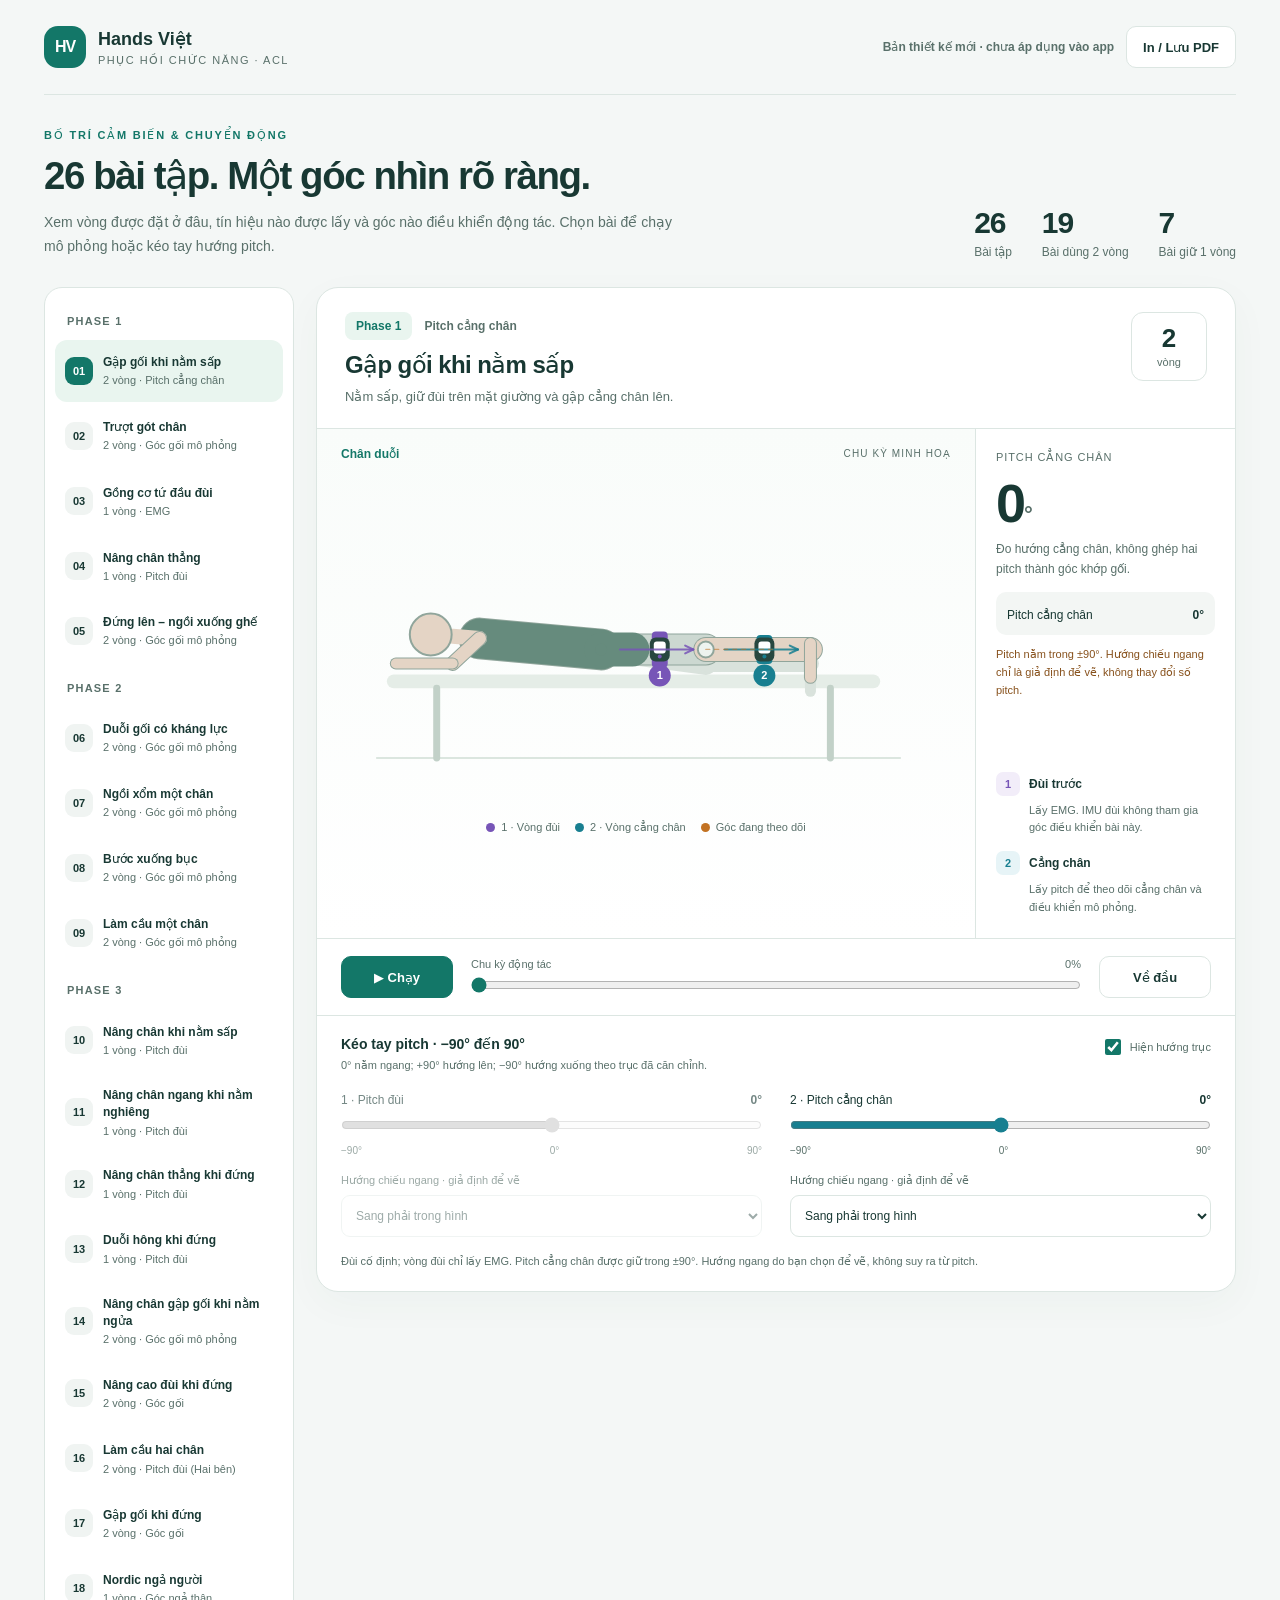
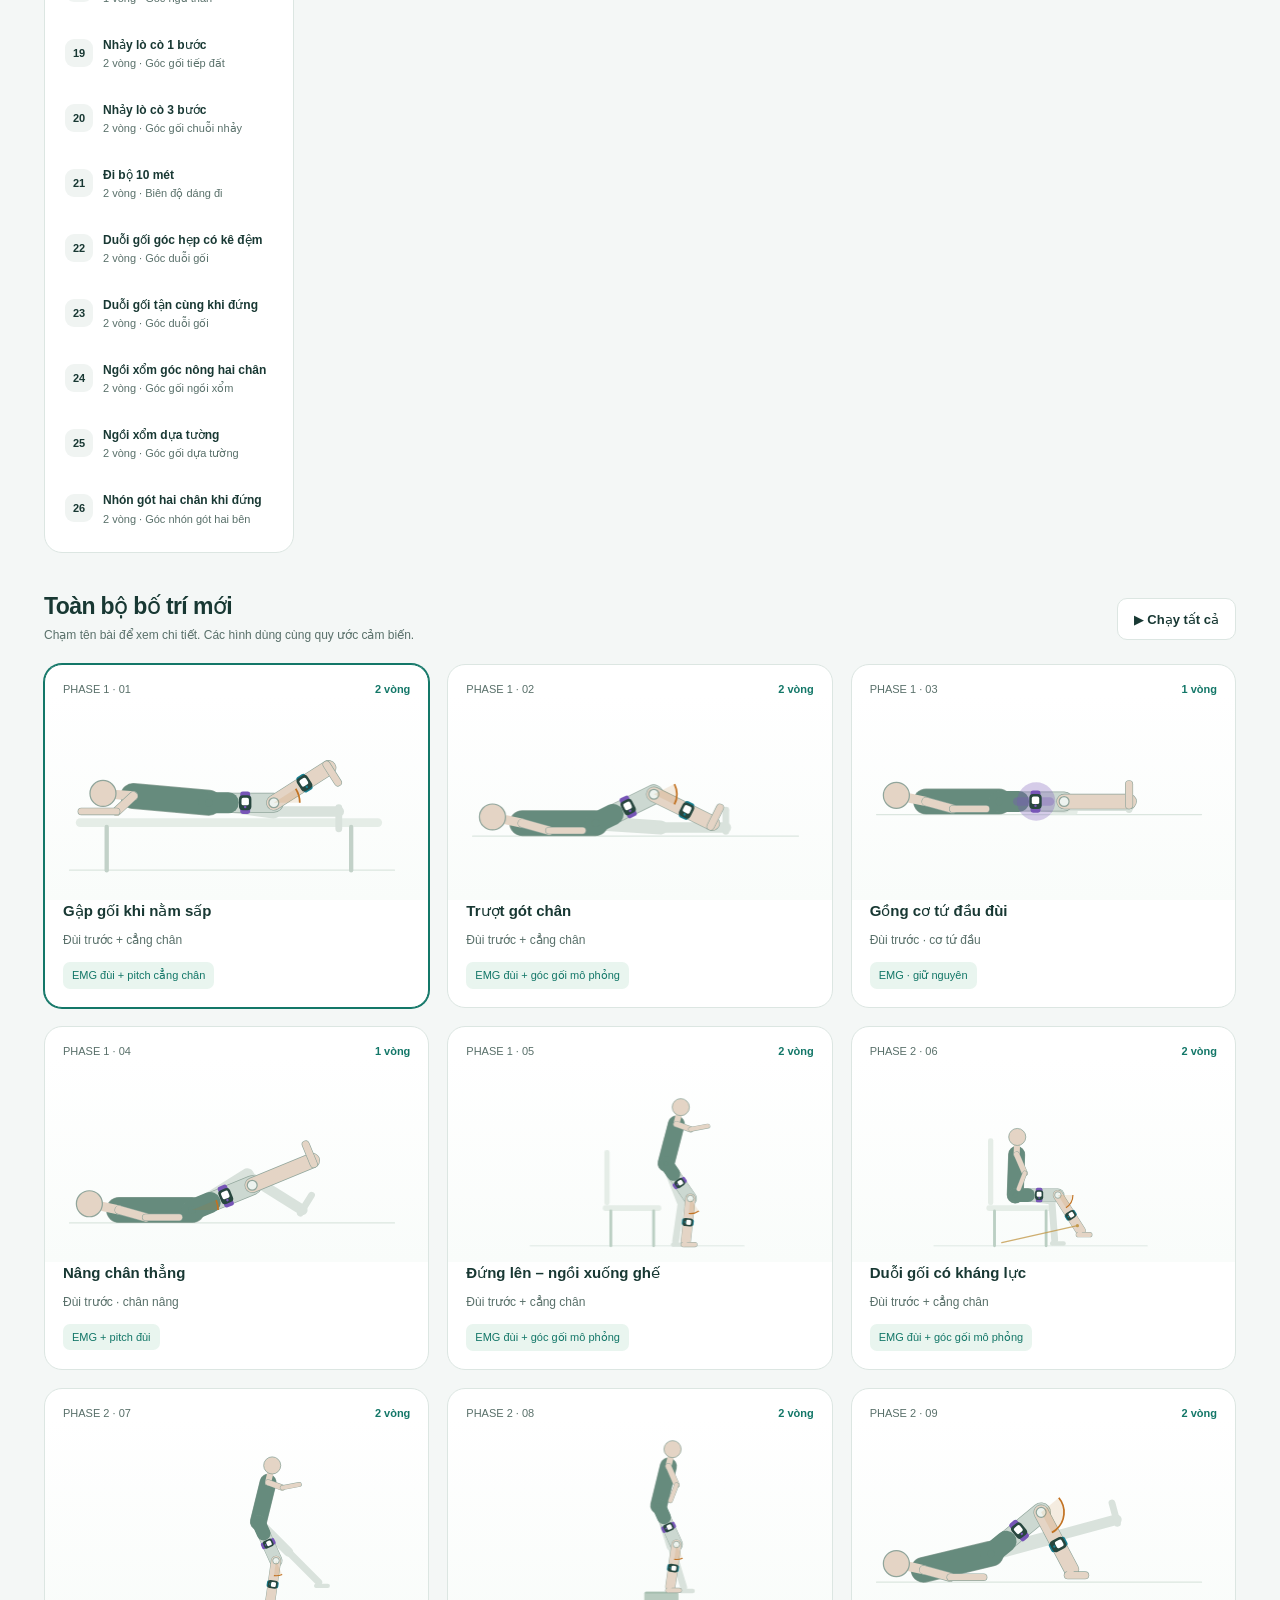
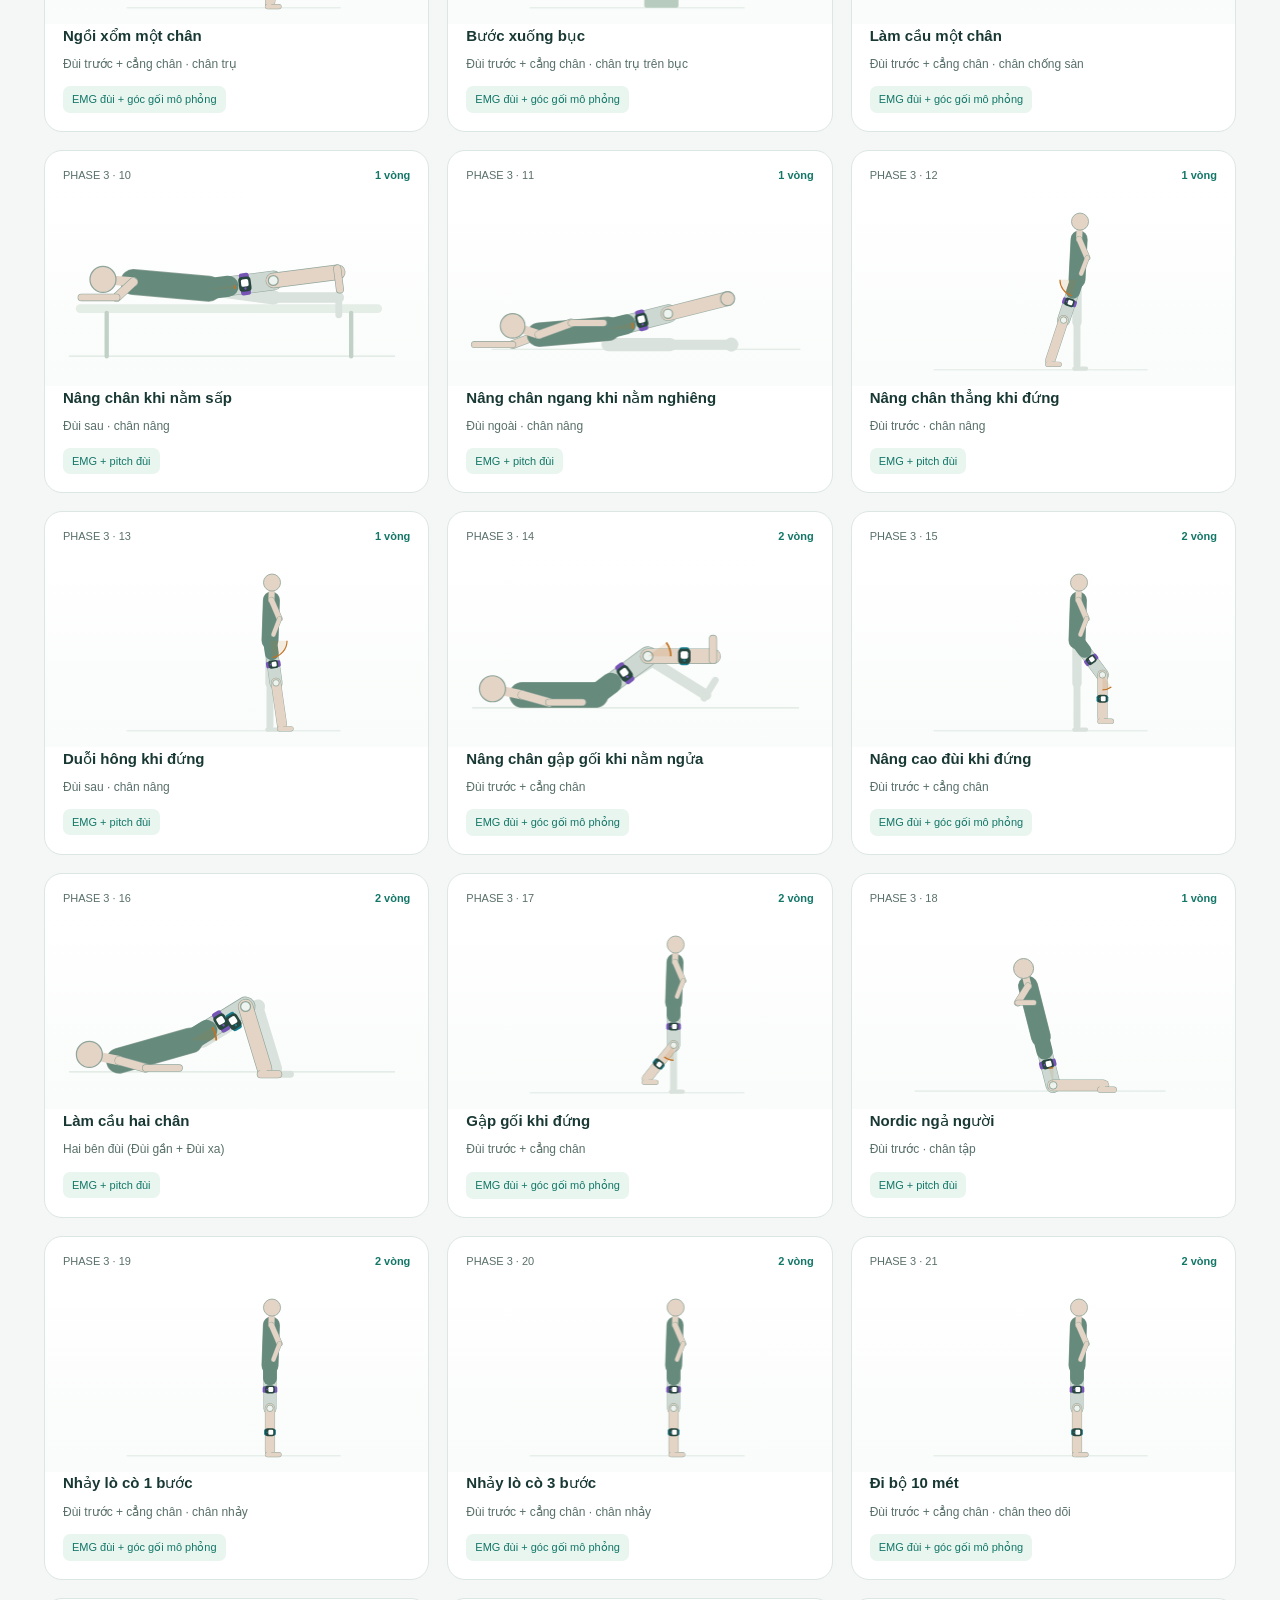
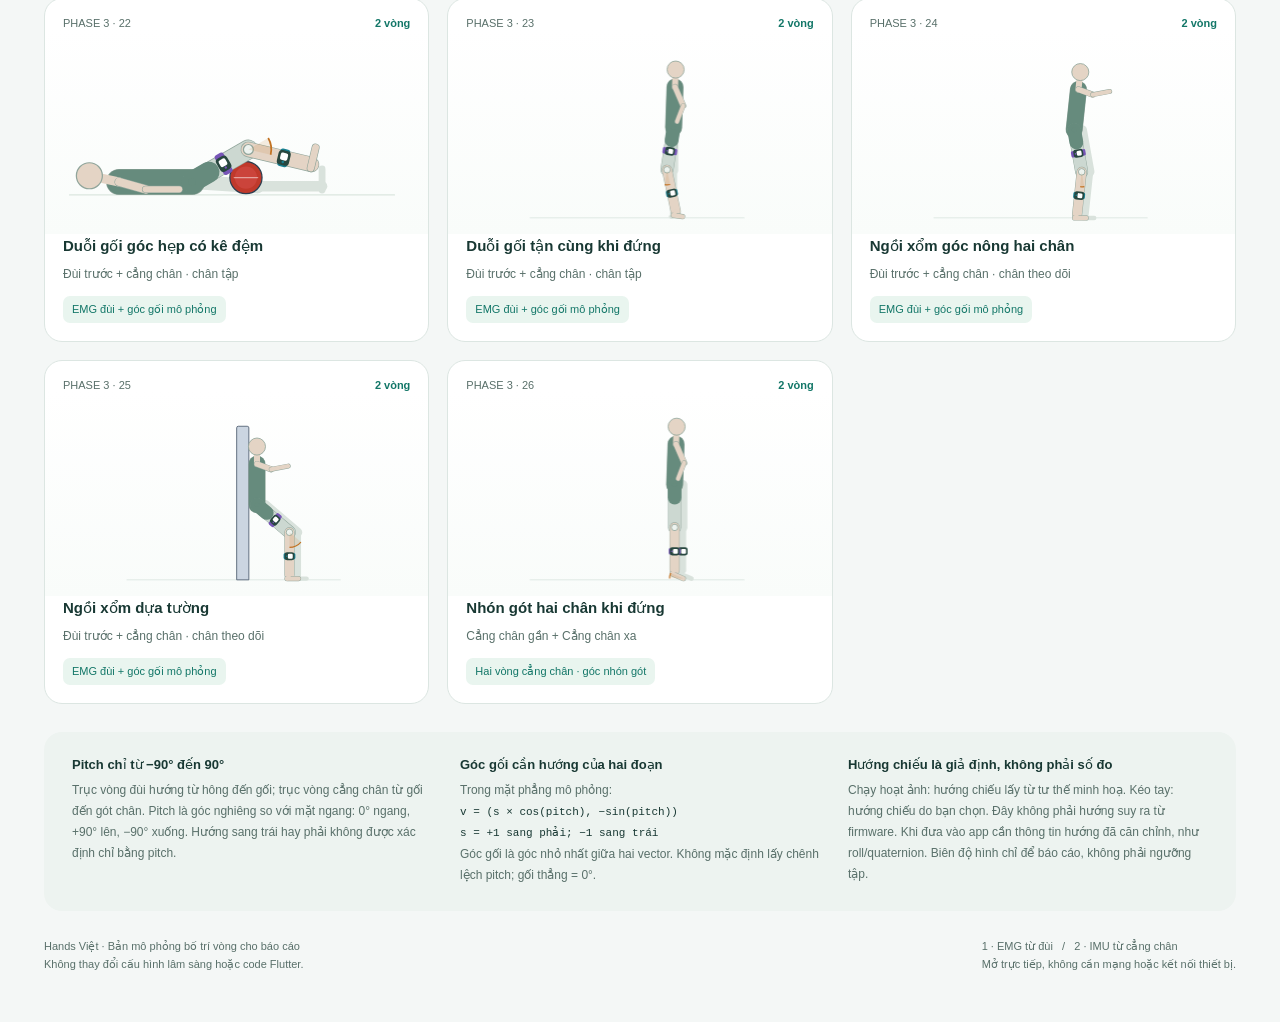
<file: public/assets/aistudio/hands-viet-exercise-simulator_c27664f1.html>
<!doctype html>
<html lang="vi">
<head>
  <meta charset="utf-8">
  <meta name="viewport" content="width=device-width, initial-scale=1">
  <meta name="color-scheme" content="light">
  <title>Hands Việt · Mô phỏng 18 bài tập & vị trí vòng</title>
  <style>
    :root {
      --paper: #f4f7f6; --surface: #fff; --ink: #183833; --subtle: #59706a;
      --line: #dce6e2; --teal: #137768; --teal-light: #e9f5ef;
      --thigh: #7755b7; --thigh-light: #f2edf9; --shank: #187f90; --shank-light: #e7f4f7;
      --angle: #c27222; --angle-light: #fff3e5; --shadow: 0 12px 40px #214b3e09;
      font-family: -apple-system, BlinkMacSystemFont, "Segoe UI", Arial, sans-serif;
      color: var(--ink); background: var(--paper); font-synthesis: none;
    }
    * { box-sizing: border-box; }
    body { margin: 0; }
    button, input, select { font: inherit; }
    button { cursor: pointer; }
    button:focus-visible, a:focus-visible, input:focus-visible { outline: 3px solid #137768; outline-offset: 4px; }
    button:disabled { cursor: default; opacity: .55; }
    h1, h2, h3, p { margin: 0; }
    .page { max-width: 1500px; margin: auto; padding: 0 44px 48px; }
    .topbar { display: flex; justify-content: space-between; align-items: center; gap: 20px; padding: 26px 0; border-bottom: 1px solid var(--line); }
    .brand { display: flex; align-items: center; gap: 12px; }
    .brand-mark { width: 42px; height: 42px; border-radius: 14px; background: var(--teal); color: white; display: grid; place-items: center; font-weight: 700; letter-spacing: -1px; }
    .brand-name { font-size: 18px; font-weight: 700; }
    .brand-sub { font-size: 11px; letter-spacing: 1.5px; color: var(--subtle); margin-top: 4px; }
    .top-actions, .heading-meta, .legend, .button-row, .section-top { display: flex; align-items: center; gap: 12px; flex-wrap: wrap; }
    .tag { display: inline-flex; align-items: center; gap: 6px; padding: 7px 11px; border-radius: 8px; font-size: 12px; font-weight: 600; background: var(--teal-light); color: var(--teal); }
    .tag.proposal { background: transparent; color: var(--subtle); padding: 0; }
    .button { background: var(--surface); color: var(--ink); border: 1px solid var(--line); border-radius: 10px; min-height: 42px; padding: 10px 16px; font-weight: 600; font-size: 13px; }
    .button:hover { background: #eef4f1; }
    .button.primary { background: var(--teal); border-color: var(--teal); color: white; }
    .button.primary:hover { background: #0d6256; }
    .intro { padding: 34px 0 28px; display: flex; justify-content: space-between; align-items: flex-end; gap: 24px; }
    .eyebrow { color: var(--teal); font-size: 11px; letter-spacing: 1.8px; font-weight: 700; text-transform: uppercase; margin-bottom: 12px; }
    h1 { font-size: clamp(28px, 3vw, 42px); line-height: 1.15; letter-spacing: -1.4px; font-weight: 650; }
    .intro p { color: var(--subtle); max-width: 650px; font-size: 14px; line-height: 1.7; margin-top: 13px; }
    .counts { display: flex; gap: 30px; flex-shrink: 0; }
    .count strong { display: block; font-size: 30px; font-weight: 600; letter-spacing: -1px; }
    .count span { display: block; color: var(--subtle); font-size: 12px; margin-top: 5px; }
    .workspace { display: grid; grid-template-columns: 250px minmax(0, 1fr); gap: 22px; align-items: start; }
    .exercise-nav { padding: 10px; border-radius: 18px; background: var(--surface); border: 1px solid var(--line); }
    .nav-phase { padding: 17px 12px 10px; color: var(--subtle); font-size: 11px; letter-spacing: 1.2px; font-weight: 700; text-transform: uppercase; }
    .exercise-button { width: 100%; display: flex; align-items: center; gap: 10px; padding: 13px 10px; min-height: 62px; text-align: left; border: 0; border-radius: 12px; background: transparent; color: var(--ink); margin: 3px 0; }
    .exercise-button:hover { background: #f2f7f4; }
    .exercise-button[aria-pressed="true"] { background: var(--teal-light); }
    .nav-number { width: 28px; height: 28px; display: grid; place-items: center; background: #f0f4f2; border-radius: 9px; font-size: 11px; font-weight: 600; flex-shrink: 0; }
    .exercise-button[aria-pressed="true"] .nav-number { background: var(--teal); color: white; }
    .nav-name { display: block; font-size: 12px; font-weight: 600; line-height: 1.45; }
    .nav-mode { display: block; font-size: 11px; color: var(--subtle); margin-top: 3px; }
    .monitor { border: 1px solid var(--line); border-radius: 22px; background: var(--surface); overflow: hidden; box-shadow: var(--shadow); }
    .monitor-header { padding: 24px 28px 20px; display: flex; justify-content: space-between; align-items: flex-start; gap: 16px; border-bottom: 1px solid var(--line); }
    .monitor-header h2 { font-size: 24px; letter-spacing: -.6px; line-height: 1.3; margin-top: 9px; }
    .exercise-subtitle { color: var(--subtle); font-size: 13px; line-height: 1.6; margin-top: 7px; max-width: 650px; }
    .ring-count { border: 1px solid var(--line); border-radius: 12px; padding: 12px 15px; text-align: center; min-width: 76px; flex-shrink: 0; }
    .ring-count strong { font-size: 26px; line-height: 1; }
    .ring-count span { display: block; font-size: 11px; color: var(--subtle); margin-top: 5px; }
    .monitor-body { display: grid; grid-template-columns: minmax(0, 1fr) 260px; }
    .stage-column { min-width: 0; padding: 18px 24px 0; background: linear-gradient(180deg, #f9fcfa, #fff); }
    .stage-meta { display: flex; align-items: center; justify-content: space-between; gap: 12px; flex-wrap: wrap; }
    .phase-status { font-size: 12px; font-weight: 600; color: var(--teal); }
    .stage-label { font-size: 10px; letter-spacing: 1.1px; color: var(--subtle); }
    #main-canvas { width: 100%; height: 360px; display: block; }
    .legend { justify-content: center; gap: 15px; padding: 0 0 18px; font-size: 11px; color: var(--subtle); }
    .legend span { display: inline-flex; align-items: center; gap: 6px; }
    .swatch { width: 9px; height: 9px; border-radius: 50%; display: inline-block; }
    .swatch.thigh { background: var(--thigh); }
    .swatch.shank { background: var(--shank); }
    .swatch.angle { background: var(--angle); }
    .readouts { border-left: 1px solid var(--line); padding: 22px 20px; }
    .readout-label { color: var(--subtle); font-size: 11px; text-transform: uppercase; letter-spacing: .9px; }
    .angle-value { font-size: 54px; line-height: 1.1; letter-spacing: -2px; font-weight: 600; margin: 10px 0 7px; font-variant-numeric: tabular-nums; }
    .angle-unit { font-size: 22px; color: var(--subtle); letter-spacing: 0; }
    .measurement-note { font-size: 12px; color: var(--subtle); line-height: 1.65; }
    .live-equation { font-size: 12px; line-height: 1.6; margin-top: 12px; padding: 10px 11px; border-radius: 10px; background: #f3f6f4; font-variant-numeric: tabular-nums; }
    .pitch-readout-row { display: grid; grid-template-columns: minmax(0, 1fr) 7ch; gap: 8px; align-items: baseline; }
    .pitch-readout-row + .pitch-readout-row { margin-top: 4px; }
    .pitch-readout-row span, .pitch-readout-row output { white-space: nowrap; }
    .pitch-readout-row output { text-align: right; font-weight: 600; }
    /* Reserve six text lines so changing angle candidates cannot shift the sensor cards. */
    .direction-note { color: #87511c; font-size: 11px; line-height: 1.65; margin-top: 10px; min-block-size: 9.9em; }
    .sensor-card { margin-top: 18px; }
    .sensor-card + .sensor-card { margin-top: 14px; }
    .sensor-heading { display: flex; align-items: center; gap: 9px; margin-bottom: 6px; font-size: 12px; font-weight: 600; }
    .sensor-number { display: grid; place-items: center; width: 24px; height: 24px; border-radius: 7px; background: var(--thigh-light); color: var(--thigh); font-size: 11px; }
    .sensor-number.shank { background: var(--shank-light); color: var(--shank); }
    .sensor-detail { font-size: 11px; color: var(--subtle); line-height: 1.6; margin-left: 33px; }
    .playback { border-top: 1px solid var(--line); padding: 17px 24px; display: flex; align-items: center; gap: 18px; }
    .scrub { flex: 1; min-width: 80px; }
    .scrub-top { display: flex; justify-content: space-between; font-size: 11px; color: var(--subtle); margin-bottom: 6px; }
    input[type="range"] { width: 100%; accent-color: var(--teal); margin: 0; cursor: ew-resize; }
    .playback .button { min-width: 112px; }
    .manual-panel { border-top: 1px solid var(--line); padding: 20px 24px; }
    .manual-top { display: flex; gap: 12px; justify-content: space-between; align-items: flex-start; margin-bottom: 18px; }
    .manual-top h3 { font-size: 14px; }
    .manual-top p { font-size: 11px; line-height: 1.6; color: var(--subtle); margin-top: 5px; }
    .checkbox-label { display: inline-flex; align-items: center; gap: 6px; font-size: 11px; color: var(--subtle); white-space: nowrap; }
    input[type="checkbox"] { accent-color: var(--teal); width: 16px; height: 16px; }
    .pitch-grid { display: grid; grid-template-columns: 1fr 1fr; gap: 28px; }
    .pitch-label { display: flex; align-items: center; justify-content: space-between; font-size: 12px; gap: 12px; margin-bottom: 10px; }
    .pitch-label output { font-variant-numeric: tabular-nums; font-weight: 600; }
    .pitch-field.thigh input { accent-color: var(--thigh); }
    .pitch-field.shank input { accent-color: var(--shank); }
    .pitch-limits { display: flex; justify-content: space-between; font-size: 10px; color: var(--subtle); margin-top: 8px; }
    .direction-label { display: block; font-size: 11px; color: var(--subtle); line-height: 1.5; margin-top: 16px; }
    .direction-select { display: block; width: 100%; min-height: 42px; padding: 9px 10px; margin-top: 7px; border: 1px solid var(--line); border-radius: 9px; background: white; color: var(--ink); font-size: 12px; }
    .control-note { font-size: 11px; line-height: 1.6; color: var(--subtle); margin-top: 16px; }
    [hidden] { display: none !important; }
    .section-top { justify-content: space-between; margin: 40px 0 18px; }
    .section-top h2 { font-size: 23px; letter-spacing: -.6px; }
    .section-top p { font-size: 12px; color: var(--subtle); margin-top: 6px; line-height: 1.6; }
    .overview { display: grid; grid-template-columns: repeat(3, minmax(0, 1fr)); gap: 18px; }
    .overview-card { border: 1px solid var(--line); border-radius: 18px; background: white; overflow: hidden; }
    .overview-card.selected { border-color: var(--teal); box-shadow: 0 0 0 1px var(--teal); }
    .card-top { padding: 18px 18px 0; display: flex; justify-content: space-between; gap: 12px; font-size: 11px; color: var(--subtle); }
    .card-top .mini-count { color: var(--teal); font-weight: 600; }
    .overview-card canvas { display: block; width: 100%; height: 205px; background: linear-gradient(180deg, #fff, #f9fcfa); }
    .card-content { padding: 0 18px 18px; }
    .card-title { padding: 0; background: transparent; border: none; text-align: left; color: var(--ink); font-size: 15px; font-weight: 600; line-height: 1.5; min-height: 24px; }
    .card-title:hover { color: var(--teal); text-decoration: underline; }
    .card-content p { font-size: 12px; color: var(--subtle); line-height: 1.6; margin-top: 7px; }
    .card-measure { display: inline-block; margin-top: 12px; color: var(--teal); background: var(--teal-light); padding: 7px 9px; border-radius: 7px; font-size: 11px; }
    .design-notes { margin-top: 28px; background: #edf3f0; border-radius: 18px; padding: 25px 28px; display: grid; grid-template-columns: 1fr 1fr 1fr; gap: 28px; }
    .design-notes h3 { font-size: 13px; margin-bottom: 8px; }
    .design-notes p { color: var(--subtle); font-size: 12px; line-height: 1.75; }
    .design-notes code { color: var(--ink); font-size: 11px; overflow-wrap: anywhere; }
    .footer { display: flex; justify-content: space-between; gap: 20px; font-size: 11px; color: var(--subtle); line-height: 1.7; margin-top: 26px; }
    .sr-only { position: absolute; width: 1px; height: 1px; padding: 0; margin: -1px; overflow: hidden; clip: rect(0,0,0,0); white-space: nowrap; border: 0; }
    @media (min-width: 1300px) { #main-canvas { height: 410px; } }
    @media (max-width: 1120px) {
      .page { padding: 0 26px 36px; }
      .workspace { grid-template-columns: 220px minmax(0, 1fr); gap: 16px; }
      .monitor-body { grid-template-columns: minmax(0, 1fr) 210px; }
      .readouts { padding: 20px 16px; }
      .angle-value { font-size: 44px; }
      .monitor-header { padding: 20px; }
      .monitor-header h2 { font-size: 21px; }
      .stage-column { padding: 18px 15px 0; }
      #main-canvas { height: 330px; }
    }
    @media (max-width: 900px) {
      .counts { gap: 18px; }
      .workspace { grid-template-columns: 1fr; }
      .exercise-nav { display: grid; grid-template-columns: repeat(3, minmax(0, 1fr)); gap: 4px; }
      .nav-phase { grid-column: 1 / -1; padding: 10px 12px 3px; }
      .exercise-button { margin: 0; }
      .monitor-body { grid-template-columns: minmax(0, 1fr) 260px; }
      .overview { grid-template-columns: repeat(2, minmax(0, 1fr)); }
      .design-notes { gap: 20px; }
    }
    @media (max-width: 620px) {
      .page { padding: 0 16px 28px; }
      .topbar { padding: 18px 0; }
      .top-actions .proposal { display: none; }
      .top-actions .button { padding: 8px 10px; font-size: 11px; }
      .brand-name { font-size: 15px; }
      .brand-sub { font-size: 9px; letter-spacing: 1px; }
      .intro { padding: 28px 0 22px; display: block; }
      h1 { font-size: 30px; }
      .counts { margin-top: 20px; gap: 30px; }
      .count strong { font-size: 24px; }
      .exercise-nav { grid-template-columns: 1fr 1fr; }
      .nav-number { width: 23px; height: 23px; }
      .nav-name { font-size: 11px; }
      .nav-mode { font-size: 10px; }
      .exercise-button { gap: 8px; padding: 10px 7px; }
      .monitor-header { padding: 18px; }
      .monitor-header h2 { font-size: 22px; }
      .ring-count { min-width: 60px; padding: 10px; }
      .monitor-body { grid-template-columns: 1fr; }
      #main-canvas { height: 290px; }
      .readouts { border-left: 0; border-top: 1px solid var(--line); display: grid; grid-template-columns: 1fr 1fr; gap: 14px; padding: 18px; }
      .measurement-block { grid-column: 1 / -1; }
      .angle-value { font-size: 42px; margin: 8px 0; }
      .sensor-card, .sensor-card + .sensor-card { margin-top: 0; }
      .sensor-detail { margin-left: 0; }
      .playback { gap: 12px; padding: 16px; }
      .playback .button { min-width: 100px; padding: 10px; }
      .manual-panel { padding: 18px; }
      .manual-top { flex-wrap: wrap; }
      .pitch-grid { grid-template-columns: 1fr; gap: 22px; }
      .direction-select { font-size: 16px; }
      .overview { grid-template-columns: 1fr; gap: 16px; }
      .overview-card canvas { height: 235px; }
      .section-top { margin-top: 28px; }
      .section-top h2 { font-size: 21px; }
      .design-notes { grid-template-columns: 1fr; padding: 22px; }
      .footer { display: block; }
      .footer span { display: block; margin-top: 6px; }
    }
    @media print {
      @page { size: A4 portrait; margin: 12mm; }
      body { background: white; }
      .page { max-width: none; padding: 0; }
      .topbar { padding: 0 0 12px; }
      .top-actions, .workspace, #overview-pause, .intro p { display: none !important; }
      .intro { padding: 20px 0; }
      h1 { font-size: 25px; }
      .counts { gap: 20px; }
      .count strong { font-size: 23px; }
      .section-top { margin: 0 0 16px; }
      .overview { grid-template-columns: 1fr 1fr; gap: 12px; }
      .overview-card { break-inside: avoid; box-shadow: none !important; }
      .overview-card.selected { border-color: var(--line); }
      .overview-card canvas { height: 185px; }
      .card-top { padding-top: 12px; }
      .card-title { font-size: 13px; }
      .card-content p { font-size: 10px; }
      .design-notes { break-inside: avoid; display: block; margin-top: 20px; }
      .design-notes > div + div { margin-top: 12px; }
      .footer { font-size: 9px; }
      * { -webkit-print-color-adjust: exact; print-color-adjust: exact; }
    }
  </style>
</head>
<body>
  <main class="page" id="hv-simulator">
    <header class="topbar">
      <div class="brand"><div class="brand-mark" aria-hidden="true">HV</div><div><div class="brand-name">Hands Việt</div><div class="brand-sub">PHỤC HỒI CHỨC NĂNG · ACL</div></div></div>
      <div class="top-actions"><span class="tag proposal">Bản thiết kế mới · chưa áp dụng vào app</span><button class="button" id="print-button" type="button">In / Lưu PDF</button></div>
    </header>
    <section class="intro" aria-labelledby="page-title">
      <div><div class="eyebrow">Bố trí cảm biến & chuyển động</div><h1>18 bài tập. Một góc nhìn rõ ràng.</h1><p>Xem vòng được đặt ở đâu, tín hiệu nào được lấy và góc nào điều khiển động tác. Chọn bài để chạy mô phỏng hoặc kéo tay hướng pitch.</p></div>
      <div class="counts"><div class="count"><strong>18</strong><span>Bài tập</span></div><div class="count"><strong>11</strong><span>Bài dùng 2 vòng</span></div><div class="count"><strong>7</strong><span>Bài giữ 1 vòng</span></div></div>
    </section>
    <div class="workspace">
      <nav class="exercise-nav" id="exercise-nav" aria-label="Chọn bài tập"></nav>
      <section class="monitor" id="detail-monitor" aria-labelledby="exercise-title">
        <header class="monitor-header">
          <div><div class="heading-meta"><span class="tag" id="phase-tag">Phase 1</span><span class="tag proposal" id="measure-tag">Pitch cẳng chân</span></div><h2 id="exercise-title">Gập gối khi nằm sấp</h2><p class="exercise-subtitle" id="exercise-subtitle"></p></div>
          <div class="ring-count"><strong id="ring-count">2</strong><span>vòng</span></div>
        </header>
        <div class="monitor-body">
          <div class="stage-column"><div class="stage-meta"><span class="phase-status" id="motion-status" aria-live="polite">Tư thế bắt đầu</span><span class="stage-label" id="mode-label">CHU KỲ MINH HOẠ</span></div><canvas id="main-canvas" role="img" aria-label="Mô phỏng vị trí vòng và chuyển động bài tập"></canvas><div class="legend"><span id="thigh-legend"><i class="swatch thigh" aria-hidden="true"></i>1 · Vòng đùi</span><span id="shank-legend"><i class="swatch shank" aria-hidden="true"></i>2 · Vòng cẳng chân</span><span id="angle-legend"><i class="swatch angle" aria-hidden="true"></i>Góc đang theo dõi</span></div></div>
          <aside class="readouts" aria-label="Góc đo và vai trò cảm biến">
            <div class="measurement-block">
              <div class="readout-label" id="angle-label">Pitch cẳng chân</div>
              <div class="angle-value"><span id="angle-output">0</span><span class="angle-unit" id="angle-unit">°</span></div>
              <p class="measurement-note" id="measurement-note"></p>
              <div class="live-equation" id="live-equation">
                <div class="pitch-readout-row" id="live-thigh-row" hidden><span>Pitch đùi</span><output id="live-thigh-pitch" for="thigh-pitch">0°</output></div>
                <div class="pitch-readout-row" id="live-shank-row"><span>Pitch cẳng chân</span><output id="live-shank-pitch" for="shank-pitch">0°</output></div>
                <span id="live-equation-detail" hidden>EMG minh hoạ · không có dữ liệu cảm biến thật</span>
              </div>
              <p class="direction-note" id="direction-note" hidden></p>
            </div>
            <div class="sensor-card"><div class="sensor-heading"><span class="sensor-number">1</span><span id="thigh-placement">Đùi trước</span></div><p class="sensor-detail" id="thigh-role"></p></div>
            <div class="sensor-card" id="shank-card"><div class="sensor-heading"><span class="sensor-number shank">2</span><span id="shank-placement">Cẳng chân</span></div><p class="sensor-detail" id="shank-role"></p></div>
          </aside>
        </div>
        <div class="playback"><button class="button primary" id="play-button" type="button" aria-pressed="false">▶ Chạy</button><div class="scrub"><label class="scrub-top" for="motion-progress"><span>Chu kỳ động tác</span><output id="progress-output" for="motion-progress">0%</output></label><input type="range" id="motion-progress" min="0" max="1000" step="1" value="0"></div><button class="button" id="reset-button" type="button">Về đầu</button></div>
        <div class="manual-panel" id="manual-panel">
          <div class="manual-top"><div><h3>Kéo tay pitch · −90° đến 90°</h3><p>0° nằm ngang; +90° hướng lên; −90° hướng xuống theo trục đã căn chỉnh.</p></div><label class="checkbox-label"><input type="checkbox" id="show-axes" checked>Hiện hướng trục</label></div>
          <div class="pitch-grid">
            <div class="pitch-field thigh" id="thigh-field">
              <label class="pitch-label" for="thigh-pitch"><span>1 · Pitch đùi</span><output id="thigh-output" for="thigh-pitch">0°</output></label>
              <input type="range" id="thigh-pitch" min="-90" max="90" step="0.5" value="0">
              <div class="pitch-limits"><span>−90°</span><span>0°</span><span>90°</span></div>
              <label class="direction-label" for="thigh-facing">Hướng chiếu ngang · giả định để vẽ</label>
              <select class="direction-select" id="thigh-facing"><option value="right">Sang phải trong hình</option><option value="left">Sang trái trong hình</option></select>
            </div>
            <div class="pitch-field shank" id="shank-field">
              <label class="pitch-label" for="shank-pitch"><span>2 · Pitch cẳng chân</span><output id="shank-output" for="shank-pitch">0°</output></label>
              <input type="range" id="shank-pitch" min="-90" max="90" step="0.5" value="0">
              <div class="pitch-limits"><span>−90°</span><span>0°</span><span>90°</span></div>
              <label class="direction-label" for="shank-facing">Hướng chiếu ngang · giả định để vẽ</label>
              <select class="direction-select" id="shank-facing"><option value="right">Sang phải trong hình</option><option value="left">Sang trái trong hình</option></select>
            </div>
          </div>
          <p class="control-note" id="control-note"></p>
        </div>
      </section>
    </div>
    <section aria-labelledby="overview-title"><div class="section-top"><div><h2 id="overview-title">Toàn bộ bố trí mới</h2><p>Chạm tên bài để xem chi tiết. Các hình dùng cùng quy ước cảm biến.</p></div><button class="button" id="overview-pause" type="button" aria-pressed="false">▶ Chạy tất cả</button></div><div class="overview" id="overview"></div></section>
    <section class="design-notes" aria-label="Quy ước và phạm vi mô phỏng">
      <div><h3>Pitch chỉ từ −90° đến 90°</h3><p>Trục vòng đùi hướng từ hông đến gối; trục vòng cẳng chân từ gối đến gót chân. Pitch là góc nghiêng so với mặt ngang: 0° ngang, +90° lên, −90° xuống. Hướng sang trái hay phải không được xác định chỉ bằng pitch.</p></div>
      <div><h3>Góc gối cần hướng của hai đoạn</h3><p>Trong mặt phẳng mô phỏng:<br><code>v = (s × cos(pitch), −sin(pitch))</code><br><code>s = +1 sang phải; −1 sang trái</code><br>Góc gối là góc nhỏ nhất giữa hai vector. Không mặc định lấy chênh lệch pitch; gối thẳng = 0°.</p></div>
      <div><h3>Hướng chiếu là giả định, không phải số đo</h3><p>Chạy hoạt ảnh: hướng chiếu lấy từ tư thế minh hoạ. Kéo tay: hướng chiếu do bạn chọn. Đây không phải hướng suy ra từ firmware. Khi đưa vào app cần thông tin hướng đã căn chỉnh, như roll/quaternion. Biên độ hình chỉ để báo cáo, không phải ngưỡng tập.</p></div>
    </section>
    <footer class="footer"><span>Hands Việt · Bản mô phỏng bố trí vòng cho báo cáo<br>Không thay đổi cấu hình lâm sàng hoặc code Flutter.</span><span>1 · EMG từ đùi &nbsp; / &nbsp; 2 · IMU từ cẳng chân<br>Mở trực tiếp, không cần mạng hoặc kết nối thiết bị.</span></footer>
    <div class="sr-only" id="interaction-status" aria-live="polite"></div>
  </main>
  <script>
  (() => {
    'use strict';
    const exercises = [
      { id: 'prone', phase: 1, name: 'Gập gối khi nằm sấp', rings: 2, measure: 'shank', label: 'Pitch cẳng chân', subtitle: 'Nằm sấp, giữ đùi trên mặt giường và gập cẳng chân lên.', placement: 'Đùi trước + cẳng chân', thighRole: 'Lấy EMG. IMU đùi không tham gia góc điều khiển bài này.', shankRole: 'Lấy pitch để theo dõi cẳng chân và điều khiển mô phỏng.', note: 'Đo hướng cẳng chân, không ghép hai pitch thành góc khớp gối.', stages: ['Chân duỗi', 'Gập cẳng chân', 'Cẳng chân nâng', 'Duỗi chân trở lại'] },
      { id: 'heel', phase: 1, name: 'Trượt gót chân', rings: 2, measure: 'knee', label: 'Góc gối mô phỏng', subtitle: 'Nằm ngửa, trượt gót về phía hông rồi duỗi chân trở lại.', placement: 'Đùi trước + cẳng chân', thighRole: 'Lấy EMG và pitch đùi.', shankRole: 'Lấy pitch cẳng chân. Muốn tính góc gối còn cần hướng của cả hai đoạn.', note: 'Gót trượt trên mặt phẳng; góc gối tăng khi kéo gót về.', stages: ['Chân duỗi', 'Trượt gót về', 'Gối gập', 'Trượt gót ra'] },
      { id: 'quad', phase: 1, name: 'Gồng cơ tứ đầu đùi', rings: 1, measure: 'emg', label: 'Hoạt động cơ', subtitle: 'Giữ chân duỗi, gồng cơ tứ đầu rồi thả lỏng. Giữ nguyên bố trí 1 vòng.', placement: 'Đùi trước · cơ tứ đầu', thighRole: 'Lấy EMG để hiển thị phản hồi khi gồng và thả lỏng.', shankRole: '', note: 'Không dùng góc gối để điều khiển bài này. Màu sáng ở đùi chỉ là phản hồi EMG minh hoạ, không phải số đo.', stages: ['Thả lỏng', 'Gồng cơ', 'Giữ gồng', 'Thả lỏng'] },
      { id: 'raise', phase: 1, name: 'Nâng chân thẳng', rings: 1, measure: 'thigh', label: 'Pitch đùi', subtitle: 'Nằm ngửa, giữ gối duỗi và nâng cả chân lên. Giữ nguyên bố trí 1 vòng.', placement: 'Đùi trước · chân nâng', thighRole: 'Lấy EMG và pitch đùi. Pitch đùi điều khiển chân đang nâng.', shankRole: '', note: 'Đo hướng đùi. Gối giữ thẳng trong mô phỏng, không phải góc gập gối.', stages: ['Chân hạ', 'Nâng chân', 'Chân nâng', 'Hạ chân'] },
      { id: 'sit', phase: 1, name: 'Đứng lên – ngồi xuống ghế', rings: 2, measure: 'knee', label: 'Góc gối mô phỏng', subtitle: 'Đứng → ngồi xuống ghế → đứng lên. Hai vòng đặt trên cùng một chân.', placement: 'Đùi trước + cẳng chân', thighRole: 'Lấy EMG và pitch đùi.', shankRole: 'Lấy pitch cẳng chân. Muốn tính góc gối còn cần hướng của cả hai đoạn.', note: 'Góc khớp gối tăng khi ngồi xuống và giảm khi đứng lên.', stages: ['Đứng', 'Ngồi xuống', 'Ngồi trên ghế', 'Đứng lên'] },
      { id: 'extension', phase: 2, name: 'Duỗi gối có kháng lực', rings: 2, measure: 'knee', label: 'Góc gối mô phỏng', subtitle: 'Ngồi trên ghế, duỗi cẳng chân có kháng lực rồi gập lại.', placement: 'Đùi trước + cẳng chân', thighRole: 'Lấy EMG và pitch đùi.', shankRole: 'Lấy pitch cẳng chân. Muốn tính góc gối còn cần hướng của cả hai đoạn.', note: 'Đùi giữ gần nằm ngang; góc gối giảm khi duỗi chân.', stages: ['Gối gập', 'Duỗi gối', 'Chân duỗi', 'Gập gối trở lại'] },
      { id: 'squat', phase: 2, name: 'Ngồi xổm một chân', rings: 2, measure: 'knee', label: 'Góc gối mô phỏng', subtitle: 'Đứng trên chân trụ, hạ xuống rồi đứng lên. Chân còn lại đưa ra trước, chếch xuống khoảng 45°.', placement: 'Đùi trước + cẳng chân · chân trụ', thighRole: 'Lấy EMG và pitch đùi chân trụ.', shankRole: 'Lấy pitch cẳng chân trụ. Muốn tính góc gối còn cần hướng của cả hai đoạn.', note: 'Cả hai vòng đều ở chân trụ, không đặt vòng trên chân đưa ra trước.', stages: ['Đứng một chân', 'Hạ xuống', 'Tư thế thấp', 'Đứng lên'] },
      { id: 'step', phase: 2, name: 'Bước xuống bục', rings: 2, measure: 'knee', label: 'Góc gối mô phỏng', subtitle: 'Chân trụ giữ trên bục; hạ gót chân còn lại xuống mặt thấp rồi trở về.', placement: 'Đùi trước + cẳng chân · chân trụ trên bục', thighRole: 'Lấy EMG và pitch đùi chân trụ trên bục.', shankRole: 'Lấy pitch cẳng chân trụ. Muốn tính góc gối còn cần hướng của cả hai đoạn.', note: 'Đo gối của chân trụ trên bục, không phải chân bước xuống.', stages: ['Chân trụ trên bục', 'Hạ người', 'Gót chạm nhẹ', 'Trở về trên bục'] },
      { id: 'bridge', phase: 2, name: 'Làm cầu một chân', rings: 2, measure: 'knee', label: 'Góc gối mô phỏng', subtitle: 'Nằm ngửa, một chân chống sàn, chân còn lại duỗi; nâng rồi hạ hông.', placement: 'Đùi trước + cẳng chân · chân chống sàn', thighRole: 'Lấy EMG và pitch đùi chân chống sàn.', shankRole: 'Lấy pitch cẳng chân chống sàn. Muốn tính góc gối còn cần hướng của cả hai đoạn.', note: 'Gối có thể thay đổi ít khi nâng hông. Góc gối không thay thế góc đùi hoặc độ nâng hông.', stages: ['Hông thấp', 'Nâng hông', 'Hông nâng', 'Hạ hông'] },
      { id: 'prone_raise', phase: 3, name: 'Nâng chân khi nằm sấp', rings: 1, measure: 'thigh', label: 'Pitch đùi', subtitle: 'Nằm sấp trên giường, giữ gối thẳng hoàn toàn và nâng chân lên khỏi mặt phẳng.', placement: 'Đùi sau · chân nâng', thighRole: 'Lấy pitch đùi để theo dõi góc nâng chân khi duỗi khớp hông.', shankRole: '', note: 'Gối khóa thẳng 0° trong suốt chu kỳ. Góc đo là pitch đùi hướng lên trên mặt ngang (0° đến ~20°).', stages: ['Nằm sấp phẳng', 'Bắt đầu nâng chân', 'Đỉnh nâng chân (duỗi hông)', 'Hạ chân về giường'] },
      { id: 'side_lift', phase: 3, name: 'Nâng chân ngang khi nằm nghiêng', rings: 1, measure: 'thigh', label: 'Pitch đùi', subtitle: 'Nằm nghiêng một bên, giữ gối thẳng và nâng chân trên lên theo phương đứng (dang hông).', placement: 'Đùi ngoài · chân nâng', thighRole: 'Lấy pitch đùi để theo dõi góc dang khớp hông (hip abduction) từ 0° đến ~35°.', shankRole: '', note: 'Gối khóa thẳng 0° trong suốt chu kỳ. Vòng cảm biến đặt ở mặt ngoài đùi; cẳng chân chuyển động đồng trục với đùi.', stages: ['Nằm nghiêng phẳng', 'Bắt đầu nâng chân', 'Đỉnh nâng (dang hông)', 'Hạ chân về vị trí ban đầu'] },
      { id: 'stand_slr', phase: 3, name: 'Nâng chân thẳng khi đứng', rings: 1, measure: 'thigh', label: 'Pitch đùi', subtitle: 'Đứng thẳng vững trên chân trụ, giữ gối chân tập thẳng hoàn toàn và nâng chân về phía trước (gập hông).', placement: 'Đùi trước · chân nâng', thighRole: 'Lấy pitch đùi để theo dõi góc gập khớp hông (hip flexion) từ 0° (thẳng đứng) đến ~45° đưa ra trước.', shankRole: '', note: 'Gối khóa thẳng 0° trong suốt chu kỳ. Chân trụ giữ thẳng đứng trên sàn; chân nâng gập hông đưa thẳng ra phía trước.', stages: ['Đứng thẳng chuẩn bị', 'Bắt đầu nâng chân ra trước', 'Đỉnh nâng chân (gập hông)', 'Hạ chân về vị trí ban đầu'] },
      { id: 'stand_extension', phase: 3, name: 'Duỗi hông khi đứng', rings: 1, measure: 'thigh', label: 'Pitch đùi', subtitle: 'Đứng thẳng vững trên chân trụ, giữ gối chân tập thẳng hoàn toàn và đưa chân ra phía sau (duỗi hông).', placement: 'Đùi sau · chân nâng', thighRole: 'Lấy pitch đùi để theo dõi góc duỗi khớp hông (hip extension) từ 0° (thẳng đứng) đến ~20° ra sau.', shankRole: '', note: 'Gối khóa thẳng 0° trong suốt chu kỳ. Giữ thân người thẳng đứng, không cúi người ra trước khi đưa chân ra sau.', stages: ['Đứng thẳng chuẩn bị', 'Bắt đầu đưa chân ra sau', 'Đỉnh duỗi hông', 'Thu chân về vị trí ban đầu'] },
      { id: 'supine_bent_raise', phase: 3, name: 'Nâng chân gập gối khi nằm ngửa', rings: 2, measure: 'knee', label: 'Góc gối mô phỏng', subtitle: 'Nằm ngửa trên thảm, co gối 90° và nâng đùi về phía bụng (gập hông giữ gối gấp).', placement: 'Đùi trước + cẳng chân', thighRole: 'Theo dõi góc nâng đùi (gập hông).', shankRole: 'Theo dõi góc cẳng chân nhằm duy trì góc gập gối ổn định quanh 90°.', note: 'Gối duy trì góc gập ~90° trong suốt hành trình nâng hạ. Giúp giảm cánh tay đòn lên khớp gối so với nâng chân thẳng.', stages: ['Nằm ngửa co gối chuẩn bị', 'Bắt đầu nâng đùi lên', 'Đỉnh nâng đùi (tư thế tabletop 90/90)', 'Hạ chân về thảm'] },
      { id: 'stand_high_knee', phase: 3, name: 'Nâng cao đùi khi đứng', rings: 2, measure: 'knee', label: 'Góc gối', subtitle: 'Đứng thẳng trên chân trụ, nâng đùi lên vuông góc với thân mình (gập hông 90° đồng thời co gối 90°).', placement: 'Đùi trước + cẳng chân', thighRole: 'Theo dõi góc nâng đùi đưa ra trước từ 0° (thẳng đứng) đến 90° (song song mặt sàn).', shankRole: 'Theo dõi cẳng chân buông thõng vuông góc để tính góc gập gối quanh 90°.', note: 'Chân trụ giữ vững trên sàn, thân người giữ thẳng không ngả sau. Chân nâng đưa đùi lên ngang hông, cẳng chân thả lỏng vuông góc.', stages: ['Đứng thẳng chuẩn bị', 'Bắt đầu nâng đùi co gối', 'Đỉnh nâng cao đùi (gập hông 90°, gối 90°)', 'Hạ chân về vị trí ban đầu'] },
      { id: 'glute_bridge', phase: 3, name: 'Làm cầu hai chân', rings: 2, measure: 'thigh', label: 'Pitch đùi (Hai bên)', subtitle: 'Nằm ngửa co hai gối, ấn gót chân xuống sàn và nâng mông lên cao tạo đường thẳng từ vai đến gối.', placement: 'Hai bên đùi (Đùi gần + Đùi xa)', thighRole: 'Vòng 1 (Đùi gần): Theo dõi góc nâng đùi trước.', shankRole: 'Vòng 2 (Đùi xa): Theo dõi góc nâng đùi sau, kiểm tra tính đối xứng hai bên xương chậu.', note: 'Cả hai chân cùng nâng đồng thời. Đặt cảm biến trên cả hai đùi để phát hiện hiện tượng lệch hông hoặc xoay chậu khi nâng cầu.', stages: ['Nằm ngửa co gối chuẩn bị', 'Bắt đầu nâng mông', 'Đỉnh nâng cầu (thân và đùi thẳng hàng)', 'Hạ mông về thảm'] },
      { id: 'stand_curl', phase: 3, name: 'Gập gối khi đứng', rings: 2, measure: 'knee', label: 'Góc gối', subtitle: 'Đứng thẳng trên chân trụ, giữ đùi thẳng đứng và gập cẳng chân ra sau hướng gót về phía mông.', placement: 'Đùi trước + cẳng chân', thighRole: 'Theo dõi đùi giữ thẳng đứng cố định quanh 0° (không đưa đùi ra trước).', shankRole: 'Theo dõi góc gập cẳng chân ra sau để tính góc co gối từ 0° đến ~95°.', note: 'Giữ thân người và đùi thẳng đứng, không gập hông khi gập gối. Tập trung cô lập nhóm cơ đùi sau (hamstrings).', stages: ['Đứng thẳng chuẩn bị', 'Bắt đầu gập gối ra sau', 'Đỉnh gập gối (gót hướng về mông)', 'Hạ cẳng chân về sàn'] },
      { id: 'nordic', phase: 3, name: 'Nordic ngả người', rings: 1, measure: 'thigh', label: 'Góc ngả thân', subtitle: 'Quỳ cao trên thảm, cố định hai cổ chân; giữ thân và đùi thẳng hàng rồi từ từ ngả người ra trước.', placement: 'Đùi trước · chân tập', thighRole: 'Theo dõi góc ngả của thân và đùi ra phía trước từ 0° (thẳng đứng) đến ~35°.', shankRole: '', note: 'Khóa chặt khớp hông ở 0° (thân và đùi tạo thành một đường thẳng như tấm ván plank). Dùng cơ đùi sau kiểm soát tốc độ ngả người ra trước.', stages: ['Quỳ cao chuẩn bị', 'Bắt đầu ngả người ra trước', 'Đỉnh ngả thân (30°–35°)', 'Thu người về vị trí quỳ thẳng'] },
      { id: 'single_hop', phase: 3, name: 'Nhảy lò cò 1 bước', rings: 2, measure: 'knee', label: 'Góc gối tiếp đất', subtitle: 'Đứng trên chân phẫu thuật, bật nhảy lò cò về phía trước xa nhất có thể và tiếp đất vững trong 2 giây.', placement: 'Đùi trước + cẳng chân · chân nhảy', thighRole: 'Theo dõi độ gập hông khi chuẩn bị bật và hấp thụ lực lúc tiếp đất.', shankRole: 'Theo dõi góc gập gối để đánh giá khả năng hấp thụ xung lực khi tiếp đất.', note: '[BẢN XEM TRƯỚC TĨNH] Bài test chức năng đánh giá chỉ số đối xứng chi (LSI). Mô phỏng động học bước nhảy đang được phát triển. Tư thế hiển thị ở trạng thái chuẩn bị đứng thẳng.', stages: ['Đứng thăng bằng 1 chân', 'Khuỵu gối tích lực', 'Bật nhảy về phía trước', 'Tiếp đất và giữ vững 2 giây'] },
      { id: 'triple_hop', phase: 3, name: 'Nhảy lò cò 3 bước', rings: 2, measure: 'knee', label: 'Góc gối chuỗi nhảy', subtitle: 'Thực hiện liên tục 3 bước nhảy lò cò về phía trước trên cùng một chân và giữ thăng bằng vững ở bước cuối.', placement: 'Đùi trước + cẳng chân · chân nhảy', thighRole: 'Theo dõi biên độ gập/duỗi hông qua 3 chu kỳ bật nhảy liên tiếp.', shankRole: 'Đo góc gối để phân tích khả năng chuyển tiếp lực đàn hồi và ổn định khớp.', note: '[BẢN XEM TRƯỚC TĨNH] Đánh giá sức mạnh bùng nổ và khả năng kiểm soát động lực học liên tục. Tư thế hiển thị ở trạng thái chuẩn bị đứng thẳng.', stages: ['Đứng chuẩn bị 1 chân', 'Bật bước 1 & tiếp đất tiếp nối', 'Bật bước 2 & chuyển lực', 'Bật bước 3 & tiếp đất giữ vững'] },
      { id: 'walk_10m', phase: 3, name: 'Đi bộ 10 mét', rings: 2, measure: 'knee', label: 'Biên độ dáng đi', subtitle: 'Đi bộ tự nhiên theo đường thẳng 10m với tốc độ bình thường hoặc tối đa để phân tích dáng đi.', placement: 'Đùi trước + cẳng chân · chân theo dõi', thighRole: 'Theo dõi chu kỳ vung đùi và góc duỗi hông khi chạm gót.', shankRole: 'Theo dõi pha gập/duỗi gối trong toàn bộ chu kỳ dáng đi (gait cycle).', note: '[BẢN XEM TRƯỚC TĨNH] Đánh giá đối xứng dáng đi, nhịp bước và tốc độ phục hồi chức năng đi lại. Tư thế hiển thị ở trạng thái đứng thẳng ban đầu.', stages: ['Đứng vạch xuất phát', 'Bắt đầu bước chu kỳ dáng đi', 'Duy trì tốc độ ổn định 10m', 'Giảm tốc và hoàn thành'] },
      { id: 'short_arc_quad', phase: 3, name: 'Duỗi gối góc hẹp có kê đệm', rings: 2, measure: 'knee', label: 'Góc duỗi gối', subtitle: 'Nằm ngửa kê đệm tròn dưới khoeo gối, giữ yên đùi và nâng cẳng chân lên thẳng hàng với đùi.', placement: 'Đùi trước + cẳng chân · chân tập', thighRole: 'Theo dõi đùi giữ cố định trên đệm kê, không nhấc đùi lên.', shankRole: 'Theo dõi cẳng chân nâng lên từ sàn để đánh giá biên độ duỗi gối từ ~45° về 0°.', note: 'Cố định đùi tì chắc trên đệm tròn (bolster). Kích hoạt cơ tứ đầu đùi để nâng gót chân lên khỏi sàn cho đến khi gối duỗi thẳng hoàn toàn (khóa gối 0°).', stages: ['Nằm ngửa kê đệm thả lỏng', 'Bắt đầu kích hoạt cơ tứ đầu nâng cẳng chân', 'Đỉnh duỗi gối hoàn toàn (thẳng hàng với đùi)', 'Hạ gót chân có kiểm soát về sàn'] },
      { id: 'stand_tke', phase: 3, name: 'Duỗi gối tận cùng khi đứng', rings: 2, measure: 'knee', label: 'Góc duỗi gối', subtitle: 'Đứng dồn trọng lượng lên chân trụ; chân tập hơi chùng gối về trước và kiễng gót chân, sau đó siết cơ tứ đầu đùi đạp thẳng gối và hạ gót chân chạm sàn.', placement: 'Đùi trước + cẳng chân · chân tập', thighRole: 'Theo dõi góc đùi nghiêng nhẹ khi gối chùng và trở về thẳng đứng khi duỗi gối.', shankRole: 'Theo dõi góc cẳng chân ngả trước và duỗi thẳng hoàn toàn về 0°.', note: 'Mũi chân (ball of foot) giữ nguyên vị trí tiếp xúc sàn. Khi gối chùng về trước, gót chân tự động nhấc lên khỏi mặt sàn. Siết mạnh cơ đùi trước để đạp thẳng gối hoàn toàn và ấn gót chân trở lại mặt sàn.', stages: ['Đứng chuẩn bị, gối hơi chùng và kiễng gót', 'Bắt đầu kích hoạt cơ tứ đầu đẩy lùi gối', 'Đỉnh khóa gối 0° hoàn toàn (gót chân chạm sàn)', 'Thả lỏng chùng nhẹ gối và kiễng gót trở lại'] },
      { id: 'mini_squat', phase: 3, name: 'Ngồi xổm góc nông hai chân', rings: 2, measure: 'knee', label: 'Góc gối ngồi xổm', subtitle: 'Đứng hai chân rộng bằng vai, từ từ hạ hông ra sau và khuỵu gối đến khoảng 35° - 45°, sau đó đạp thẳng chân đứng dậy.', placement: 'Đùi trước + cẳng chân · chân theo dõi', thighRole: 'Theo dõi độ dốc của đùi khi khớp hông gập và đẩy ra sau.', shankRole: 'Đo độ nghiêng cẳng chân về trước để tính toán chính xác góc gập gối.', note: 'Cả hai chân khuỵu gối đồng thời với độ lệch thị sai (parallax depth). Giữ lưng thẳng, thân người hơi đổ nhẹ về trước để giữ thăng bằng. Đầu gối hướng thẳng theo mũi chân và không vượt quá các ngón chân.', stages: ['Đứng thẳng hai chân chuẩn bị', 'Bắt đầu hạ hông ra sau và khuỵu gối', 'Đáy ngồi xổm góc nông (35° - 45°)', 'Đạp thẳng chân trở về vị trí ban đầu'] },
      { id: 'wall_squat', phase: 3, name: 'Ngồi xổm dựa tường', rings: 2, measure: 'knee', label: 'Góc gối dựa tường', subtitle: 'Tựa lưng thẳng vào tường, bước hai chân ra trước và từ từ trượt lưng thẳng xuống sâu hơn bài ngồi xổm góc nông, sau đó đạp chân trượt trở lên.', placement: 'Đùi trước + cẳng chân · chân theo dõi', thighRole: 'Theo dõi góc đùi nâng lên gần phương ngang khi trượt sâu xuống dọc theo tường.', shankRole: 'Đo góc nghiêng cẳng chân để tính chính xác biên độ gập gối (đạt ~75° - 80°).', note: 'Giữ lưng áp sát và trượt thẳng đứng dọc theo mặt tường (không cúi gập người về trước). Hai chân khuỵu đồng thời với độ lệch thị sai chiều sâu, bàn chân đặt cố định phía trước.', stages: ['Tựa lưng thẳng vào tường, hai chân bước nhẹ ra trước', 'Bắt đầu trượt hông thẳng xuống dọc theo tường', 'Đáy ngồi xổm dựa tường (~78° gập gối)', 'Đạp gót chân trượt lưng thẳng trở về vị trí đầu'] },
      { id: 'heel_raise', phase: 3, name: 'Nhón gót hai chân khi đứng', rings: 2, measure: 'shank', label: 'Góc nhón gót hai bên', subtitle: 'Đứng thẳng hai chân rộng bằng vai, giữ thẳng gối và nhón cao hai gót chân lên khoảng 55° - 60°, sau đó hạ gót có kiểm soát về sàn.', placement: 'Cẳng chân gần + Cẳng chân xa', thighRole: 'Theo dõi góc nhón gót và biên độ nâng của cẳng chân gần (chân hiển thị chính).', shankRole: 'Theo dõi góc nhón gót và độ đối xứng hai bên của cẳng chân xa.', note: 'Giữ hai khớp gối duỗi thẳng hoàn toàn (0°), nhón cao gót chân quanh mũi chân cố định trên sàn đạt khoảng 55° - 60°. Hai vòng cảm biến gắn trên hai bắp chân để đánh giá biên độ và tính đối xứng.', stages: ['Đứng thẳng hai bàn chân chạm sàn', 'Bắt đầu kiễng gót nâng người thẳng lên', 'Đỉnh nhón gót tối đa (~58°)', 'Hạ gót chân có kiểm soát về mặt sàn'] }
    ];
    const root = document.getElementById('hv-simulator');
    const get = id => root.querySelector('#' + id);
    const mainCanvas = get('main-canvas');
    const thighInput = get('thigh-pitch');
    const shankInput = get('shank-pitch');
    const thighFacingInput = get('thigh-facing');
    const shankFacingInput = get('shank-facing');
    const reducedMotion = matchMedia('(prefers-reduced-motion: reduce)');
    const state = { index: 0, progress: 0, playing: false, galleryPlaying: false, galleryProgress: .22, manual: false, thighPitch: 0, shankPitch: 0, thighFacing: 'right', shankFacing: 'right', axes: true };
    const colors = { ink: '#28473f', body: '#ccd8d1', bodyEdge: '#90a59b', skin: '#e4d4c5', clothes: '#668b7d', far: '#d9e2dc', thigh: '#7755b7', shank: '#187f90', angle: '#c27222', floor: '#dbe6df', bench: '#e5ede7', white: '#ffffff' };
    const rad = Math.PI / 180;
    const pt = (x, y) => ({ x, y });
    const add = (a, b) => pt(a.x + b.x, a.y + b.y);
    const mix = (a, b, t) => pt(a.x + (b.x - a.x) * t, a.y + (b.y - a.y) * t);
    // Geometry angles are not sensor pitch. Keep the two quantities separate.
    const v = (length, direction) => pt(length * Math.cos(direction * rad), -length * Math.sin(direction * rad));
    const advance = (origin, length, direction) => add(origin, v(length, direction));
    const retreat = (origin, length, direction) => add(origin, v(-length, direction));
    const wrap180 = value => ((value + 180) % 360 + 360) % 360 - 180;
    const angleBetweenDirections = (thigh, shank) => Math.abs(wrap180(thigh - shank));
    const directionOf = (a, b) => Math.atan2(a.y - b.y, b.x - a.x) / rad;
    const clamp = (value, lo, hi) => Math.max(lo, Math.min(hi, value));
    const validPitch = value => Number.isFinite(value) && value >= -90 && value <= 90;
    const validFacing = value => value === 'right' || value === 'left';
    const facingOf = direction => Math.cos(direction * rad) >= -1e-12 ? 'right' : 'left';
    // Ideal 2D gravity projection, not a simulation of the firmware's filters.
    const pitchFromDirection = direction => Math.asin(clamp(Math.sin(direction * rad), -1, 1)) / rad;
    function directionFromPitch(pitch, facing) {
      if (!validPitch(pitch) || !validFacing(facing)) return null;
      return facing === 'right' ? pitch : wrap180(180 - pitch);
    }
    function kneeAngle(thighPitch, shankPitch, thighFacing, shankFacing) {
      if (!validPitch(thighPitch) || !validPitch(shankPitch) || !validFacing(thighFacing) || !validFacing(shankFacing)) return null;
      const a = v(1, directionFromPitch(thighPitch, thighFacing));
      const b = v(1, directionFromPitch(shankPitch, shankFacing));
      return Math.atan2(Math.abs(a.x * b.y - a.y * b.x), a.x * b.x + a.y * b.y) / rad;
    }
    function kneeAngleCandidates(thighPitch, shankPitch) {
      if (!validPitch(thighPitch) || !validPitch(shankPitch)) return [];
      const result = [];
      for (const facing of ['right', 'left']) {
        const angle = kneeAngle(thighPitch, shankPitch, 'right', facing);
        if (!result.some(value => Math.abs(value - angle) < 1e-7)) result.push(angle);
      }
      return result.sort((a, b) => a - b);
    }
    const deg = value => (Math.abs(value) < .05 ? '0' : value.toFixed(1).replace(/\.0$/, '')).replace('-', '−') + '°';
    const bend = progress => (1 - Math.cos(progress * Math.PI * 2)) / 2;

    function footPoints(ankle, direction, mode) {
      if (mode === 'heel_raise_near' || mode === 'heel_raise_far') {
        const heel = add(ankle, pt(-6, 9));
        const toe = pt(mode === 'heel_raise_far' ? 446 : 426, 417);
        return { heel, toe };
      }
      if (mode === 'toe_pivot') {
        const heel = add(ankle, pt(-6, 9));
        const toe = pt(424, 417);
        return { heel, toe };
      }
      if (mode === 'planted') {
        const heel = add(ankle, pt(-6, 9));
        return { heel, toe: add(heel, pt(28, 0)) };
      }
      // Rotate about the actual ankle, not a screen-space offset from it.
      // Toes point down when prone, up when supine; both follow the shank.
      const toeDirection = direction + (mode === 'prone' ? -90 : 90);
      return { heel: advance(ankle, 6, toeDirection + 180), toe: advance(ankle, 28, toeDirection) };
    }

    function kneeAbove(hip, ankle, length = 105) {
      const dx = ankle.x - hip.x, dy = ankle.y - hip.y, distance = Math.hypot(dx, dy);
      const a = distance / 2, h = Math.sqrt(Math.max(0, length * length - a * a));
      return pt(hip.x + a * dx / distance + h * dy / distance, hip.y + a * dy / distance - h * dx / distance);
    }

    function poseFor(exercise, progress, manual = null) {
      const d = bend(progress);
      let thighDirection = 0, shankDirection = 0, heelAngle = 0, hip, knee, ankle, shoulder, head,
        freeKnee, freeAnkle, elbow, hand, freeHip, topArmElbow, topArmHand;
      let floor = 420, seat = null, platform = null, bed = null;
      const lying = ['prone', 'heel', 'quad', 'raise', 'bridge', 'prone_raise', 'side_lift', 'supine_bent_raise', 'glute_bridge', 'short_arc_quad'].includes(exercise.id);
      if (lying && !['prone', 'prone_raise', 'side_lift'].includes(exercise.id)) floor = ['bridge', 'glute_bridge'].includes(exercise.id) ? 413 : 410;
      switch (exercise.id) {
        case 'prone': thighDirection = 0; shankDirection = 80 * d; hip = pt(275, 316); bed = { x: 60, y: 341, width: 495 }; floor = 425; break;
        case 'prone_raise': thighDirection = 18 * d; shankDirection = thighDirection; hip = pt(275, 316); bed = { x: 60, y: 341, width: 495 }; floor = 425; break;
        case 'side_lift': thighDirection = 35 * d; shankDirection = thighDirection; hip = pt(248, 385); break;
        case 'heel': thighDirection = 65 * d; shankDirection = -65 * d; hip = pt(248, 389); break;
        case 'quad': thighDirection = 0; shankDirection = 0; hip = pt(248, 389); break;
        case 'short_arc_quad': thighDirection = 30; shankDirection = -43 + 73 * d; hip = pt(248, 389); break;
        case 'raise': thighDirection = 55 * d; shankDirection = thighDirection; hip = pt(248, 389); break;
        case 'sit': thighDirection = -90 + 85 * d; shankDirection = -90 - 15 * d; ankle = pt(432, 408); seat = { x: 244, y: 320, width: 144, backTop: 184 }; break;
        case 'extension': thighDirection = 0; shankDirection = -90 + 80 * d; hip = pt(250, 295); seat = { x: 195, y: 320, width: 166, backTop: 155 }; break;
        case 'squat': thighDirection = -90 + 60 * d; shankDirection = -90 - 20 * d; ankle = pt(402, 408); break;
        case 'step': thighDirection = -90 + 60 * d; shankDirection = -90 - 20 * d; ankle = pt(394, 368); platform = { x: 330, y: 380, width: 84, floor: 420 }; break;
        case 'bridge': {
          shoulder = pt(126, 393);
          hip = pt(shoulder.x + Math.sqrt(112 ** 2 - (64 * d) ** 2), shoulder.y - 64 * d);
          ankle = pt(365, 393); knee = kneeAbove(hip, ankle);
          thighDirection = directionOf(hip, knee); shankDirection = directionOf(knee, ankle); break;
        }
        case 'stand_slr':
          hip = pt(402, 198);
          thighDirection = -90 - 45 * d;
          shankDirection = thighDirection;
          freeKnee = pt(hip.x, hip.y + 105);
          freeAnkle = pt(hip.x, 408);
          break;
        case 'stand_extension':
        case 'stand_abduction':
          hip = pt(402, 198);
          thighDirection = -90 + 20 * d;
          shankDirection = thighDirection;
          freeKnee = pt(hip.x, hip.y + 105);
          freeAnkle = pt(hip.x, 408);
          break;
        case 'supine_bent_raise':
          hip = pt(248, 389);
          thighDirection = 90 * d;
          shankDirection = 0;
          break;
        case 'stand_high_knee':
          hip = pt(402, 198);
          thighDirection = -90 + 90 * d;
          shankDirection = -90;
          freeKnee = pt(hip.x, hip.y + 105);
          freeAnkle = pt(hip.x, 408);
          break;
        case 'glute_bridge': {
          shoulder = pt(130, 395);
          hip = pt(shoulder.x + Math.sqrt(118 ** 2 - (65 * d) ** 2), 389 - 65 * d);
          ankle = pt(365, 408);
          knee = kneeAbove(hip, ankle);
          thighDirection = directionOf(hip, knee);
          shankDirection = directionOf(knee, ankle);
          freeHip = pt(hip.x + 20, hip.y);
          freeAnkle = pt(ankle.x + 20, ankle.y);
          freeKnee = kneeAbove(freeHip, freeAnkle);
          break;
        }
        case 'stand_curl':
          hip = pt(402, 198);
          thighDirection = -90;
          shankDirection = -90 - 95 * d;
          freeKnee = pt(hip.x, hip.y + 105);
          freeAnkle = pt(hip.x, 408);
          break;
        case 'nordic':
          thighDirection = -90 + 35 * d;
          shankDirection = 0;
          ankle = pt(445, 408);
          break;
        case 'single_hop':
        case 'triple_hop':
        case 'walk_10m':
          hip = pt(402, 198);
          thighDirection = -90;
          shankDirection = -90;
          freeKnee = pt(hip.x, hip.y + 105);
          freeAnkle = pt(hip.x, 408);
          break;
        case 'stand_tke':
          hip = pt(402, 198);
          thighDirection = -90 - 15 * (1 - d);
          shankDirection = -90 + 20 * (1 - d);
          freeKnee = pt(hip.x, hip.y + 105);
          freeAnkle = pt(hip.x, 408);
          break;
        case 'mini_squat':
          hip = pt(402 - 17.2 * d, 198 + 13.4 * d);
          thighDirection = -90 + 25 * d;
          shankDirection = -90 - 15 * d;
          break;
        case 'wall_squat': {
          const hipX = 370, ankleX = 450, ankleY = 408;
          const dx0 = ankleX - hipX;
          const dy0 = Math.sqrt(210 ** 2 - dx0 ** 2);
          const hipY0 = ankleY - dy0;
          hip = pt(hipX, hipY0 + 52 * d);
          const dx = ankleX - hip.x, dy = ankleY - hip.y;
          const dist = Math.hypot(dx, dy);
          const baseAngle = Math.atan2(-dy, dx) / rad;
          const alpha = Math.acos(clamp((dist / 2) / 105, -1, 1)) / rad;
          thighDirection = baseAngle + alpha;
          shankDirection = baseAngle - alpha;
          break;
        }
        case 'heel_raise': {
          if (manual) {
            if (!validPitch(manual.thighPitch) || !validPitch(manual.shankPitch) || !validFacing(manual.thighFacing) || !validFacing(manual.shankFacing)) {
              throw new RangeError('Pitch must be within ±90° and have an explicit horizontal direction');
            }
          }
          heelAngle = manual ? clamp(manual.shankPitch, 0, 60) : 58 * d;
          const psi = heelAngle * rad;
          ankle = pt(432 - 30 * Math.cos(psi), 408 - 30 * Math.sin(psi));
          thighDirection = -90;
          shankDirection = -90;
          break;
        }
      }
      if (manual && exercise.id !== 'heel_raise') {
        if (exercise.id !== 'prone') thighDirection = directionFromPitch(manual.thighPitch, manual.thighFacing);
        shankDirection = (['raise', 'prone_raise', 'side_lift', 'stand_slr', 'stand_abduction', 'stand_extension', 'nordic'].includes(exercise.id)) ? (exercise.id === 'nordic' ? 0 : thighDirection) : directionFromPitch(manual.shankPitch, manual.shankFacing);
        if (thighDirection === null || shankDirection === null) throw new RangeError('Pitch must be within ±90° and have an explicit horizontal direction');
      }
      if (ankle) { knee = retreat(ankle, 105, shankDirection); hip = retreat(knee, 105, thighDirection); }
      else { knee = advance(hip, 105, thighDirection); ankle = advance(knee, 105, shankDirection); }
      if (exercise.id === 'side_lift') {
        shoulder = pt(130, 395);
        head = pt(85, 380);
        // Bottom arm (pillow under head)
        elbow = pt(85, 412);
        hand = pt(20, 412);
        // Top arm (resting along top of torso)
        topArmElbow = pt(185, 375);
        topArmHand = pt(240, 375);
        // Decoupled bottom leg: pivots independently from lower pelvis
        freeHip = pt(248, 412);
        freeKnee = pt(freeHip.x + 105, 412);
        freeAnkle = pt(freeHip.x + 210, 412);
      } else if (exercise.id === 'prone' || exercise.id === 'prone_raise') {
        shoulder = pt(153, 305); head = pt(104, 301);
        freeKnee = pt(380, 330); freeAnkle = pt(485, 330);
      } else if (lying) {
        if (exercise.id !== 'bridge' && exercise.id !== 'glute_bridge') shoulder = pt(130, 389);
        head = pt(82, shoulder.y - 10);
        if (exercise.id === 'bridge') {
          const freeDirection = 5 + 25 * d;
          freeKnee = advance(hip, 105, freeDirection); freeAnkle = advance(freeKnee, 105, freeDirection);
        } else if (['raise', 'supine_bent_raise'].includes(exercise.id)) {
          freeKnee = advance(hip, 105, 32); freeAnkle = advance(freeKnee, 105, -32);
        } else if (exercise.id === 'glute_bridge') {
          // freeHip, freeKnee, freeAnkle already calculated with parallax
        } else { freeKnee = pt(hip.x + 105, hip.y + 7); freeAnkle = pt(hip.x + 210, hip.y + 7); }
      } else {
        if (exercise.id === 'nordic') {
          const torsoAngle = thighDirection + 180;
          shoulder = advance(hip, 110, torsoAngle);
          head = advance(shoulder, 38, torsoAngle);
          freeKnee = knee;
          freeAnkle = ankle;
        } else {
          const lean = exercise.id === 'wall_squat' ? 0 : ['extension', 'stand_abduction', 'stand_extension', 'stand_high_knee', 'stand_curl', 'single_hop', 'triple_hop', 'walk_10m', 'stand_tke', 'heel_raise'].includes(exercise.id) ? 2 : exercise.id === 'sit' ? 5 + 10 * Math.sin(d * Math.PI) : exercise.id === 'stand_slr' ? 3 : exercise.id === 'mini_squat' ? 2 + 10 * d : 4 + 24 * d;
          shoulder = advance(hip, 100, 90 - lean);
          head = advance(shoulder, 43, 90 - lean);
          if (exercise.id === 'squat') { freeKnee = advance(hip, 105, -45); freeAnkle = advance(freeKnee, 105, -45); }
          else if (exercise.id === 'step') {
            const dx = 45 + 40 * d; freeAnkle = add(hip, pt(dx, Math.sqrt(210 ** 2 - dx ** 2))); freeKnee = mix(hip, freeAnkle, .5);
          } else if (exercise.id === 'extension') { freeKnee = add(hip, pt(90, 12)); freeAnkle = add(freeKnee, pt(7, 98)); }
          else if (['stand_slr', 'stand_abduction', 'stand_extension', 'stand_high_knee', 'stand_curl', 'single_hop', 'triple_hop', 'walk_10m', 'stand_tke'].includes(exercise.id)) { freeKnee = pt(hip.x, hip.y + 105); freeAnkle = pt(hip.x, 408); }
          else if (['mini_squat', 'wall_squat', 'heel_raise'].includes(exercise.id)) {
            freeHip = pt(hip.x + 20, hip.y);
            freeKnee = pt(knee.x + 20, knee.y);
            freeAnkle = pt(ankle.x + 20, ankle.y);
          }
          else { freeKnee = add(knee, pt(-22, 8)); freeAnkle = add(ankle, pt(-25, 0)); }
        }
      }
      if (exercise.id === 'side_lift') {
        elbow = pt(85, 412); hand = pt(20, 412);
      } else if (exercise.id === 'prone' || exercise.id === 'prone_raise') {
        elbow = add(shoulder, pt(-27, 25)); hand = add(elbow, pt(-57, 0));
      } else if (lying) {
        elbow = add(shoulder, pt(43, 12)); hand = add(elbow, pt(54, 0));
      } else if (['squat', 'sit', 'mini_squat', 'wall_squat'].includes(exercise.id)) {
        elbow = add(shoulder, pt(35, 13)); hand = add(elbow, pt(42, -8));
      } else if (exercise.id === 'nordic') {
        elbow = pt(shoulder.x - 22, shoulder.y + 35); hand = pt(shoulder.x + 12, shoulder.y + 35);
      } else {
        elbow = add(shoulder, pt(20, 46)); hand = add(elbow, pt(-15, 39));
      }
      const thighPitch = exercise.id === 'heel_raise' ? heelAngle : pitchFromDirection(thighDirection);
      const shankPitch = exercise.id === 'heel_raise' ? heelAngle : pitchFromDirection(shankDirection);
      // Horizontal branches come from the illustrative pose or explicit controls,
      // never from pitch alone. Preserve the selected branch at exactly ±90°.
      const thighFacing = manual && exercise.id !== 'prone' ? manual.thighFacing : facingOf(thighDirection);
      const shankFacing = manual ? (['raise', 'prone_raise', 'side_lift', 'stand_slr', 'stand_abduction', 'stand_extension', 'nordic'].includes(exercise.id) ? (exercise.id === 'nordic' ? 'right' : thighFacing) : manual.shankFacing) : facingOf(shankDirection);
      return {
        thighDirection, shankDirection, thighPitch, shankPitch, thighFacing, shankFacing, heelAngle,
        hip, knee, ankle, shoulder, head, freeKnee, freeAnkle, elbow, hand,
        freeHip, topArmElbow, topArmHand,
        floor, seat, platform, bed, lying, d,
        activation: exercise.id === 'quad' ? (progress >= .2 && progress <= .575 ? 1 : .08) : .12 + d * .6,
        flexion: exercise.id === 'heel_raise' ? 0 : kneeAngle(thighPitch, shankPitch, thighFacing, shankFacing)
      };
    }

    function canvasSize(canvas) {
      const rect = canvas.getBoundingClientRect(), dpr = Math.min(devicePixelRatio || 1, 2);
      const width = Math.max(1, rect.width), height = Math.max(1, rect.height);
      if (canvas.width !== Math.round(width * dpr) || canvas.height !== Math.round(height * dpr)) { canvas.width = Math.round(width * dpr); canvas.height = Math.round(height * dpr); }
      return { width, height, dpr };
    }

    function draw(canvas, exercise, pose, detailed = false) {
      const { width, height, dpr } = canvasSize(canvas), ctx = canvas.getContext('2d');
      ctx.setTransform(dpr, 0, 0, dpr, 0, 0); ctx.clearRect(0, 0, width, height);
      const points = [
        pose.hip, pose.knee, pose.ankle, pose.shoulder, pose.head,
        pose.freeKnee, pose.freeAnkle, pose.elbow, pose.hand,
        pose.freeHip, pose.topArmHand
      ].filter(Boolean);
      // Fixed framing during the normal cycle; expand only for out-of-frame manual poses.
      const cameraTop = { prone: 170, prone_raise: 170, side_lift: 170, heel: 250, quad: 320, raise: 170, bridge: 185, supine_bent_raise: 170, glute_bridge: 170, short_arc_quad: 170, stand_slr: -30, stand_abduction: -30, stand_extension: -30, stand_high_knee: -30, stand_curl: -30, nordic: 40, single_hop: -30, triple_hop: -30, walk_10m: -30, stand_tke: -30, mini_squat: -30, wall_squat: -30, heel_raise: -30 }[exercise.id] ?? -30;
      const minX = Math.min(20, ...points.map(p => p.x - 35));
      const maxX = Math.max(620, ...points.map(p => p.x + 42));
      const minY = Math.min(cameraTop, ...points.map(p => p.y - 35));
      const maxY = Math.max(445, ...points.map(p => p.y + 25));
      const scale = Math.min((width - 12) / (maxX - minX), (height - 12) / (maxY - minY));
      const offsetX = (width - (maxX - minX) * scale) / 2 - minX * scale;
      const offsetY = (height - (maxY - minY) * scale) / 2 - minY * scale;
      ctx.save(); ctx.translate(offsetX, offsetY); ctx.scale(scale, scale);
      const line = (a, b, size, color, opacity = 1) => { ctx.save(); ctx.globalAlpha = opacity; ctx.strokeStyle = color; ctx.lineWidth = size; ctx.lineCap = 'round'; ctx.beginPath(); ctx.moveTo(a.x, a.y); ctx.lineTo(b.x, b.y); ctx.stroke(); ctx.restore(); };
      const circle = (p, radius, fill, stroke = null, opacity = 1) => { ctx.save(); ctx.globalAlpha = opacity; ctx.beginPath(); ctx.arc(p.x, p.y, radius, 0, 2 * Math.PI); if (fill) { ctx.fillStyle = fill; ctx.fill(); } if (stroke) { ctx.lineWidth = 2; ctx.strokeStyle = stroke; ctx.stroke(); } ctx.restore(); };
      const rect = (x, y, w, h, r, fill) => { ctx.beginPath(); ctx.roundRect(x, y, w, h, r); ctx.fillStyle = fill; ctx.fill(); };
      const limb = (a, b, thickness, fill, edge) => { if (edge) line(a, b, thickness + 2, edge); line(a, b, thickness, fill); };
      const foot = (a, direction, far = false) => {
        const mode = exercise.id === 'heel_raise' ? (far ? 'heel_raise_far' : 'heel_raise_near') : exercise.id === 'stand_tke' && !far ? 'toe_pivot' : (!pose.lying || exercise.id === 'glute_bridge' || (exercise.id === 'bridge' && !far)) ? 'planted' : (exercise.id === 'prone' || exercise.id === 'prone_raise') ? 'prone' : 'supine';
        const { heel, toe } = footPoints(a, direction, mode);
        limb(heel, toe, 11, far ? colors.far : colors.skin, far ? null : colors.bodyEdge); line(a, heel, 9, far ? colors.far : colors.skin);
      };
      const arrow = (a, b, color) => {
        line(a, b, 2.1, color, .85); const angle = Math.atan2(b.y - a.y, b.x - a.x);
        line(b, pt(b.x - 9 * Math.cos(angle - .45), b.y - 9 * Math.sin(angle - .45)), 2.1, color, .85);
        line(b, pt(b.x - 9 * Math.cos(angle + .45), b.y - 9 * Math.sin(angle + .45)), 2.1, color, .85);
      };
      line(pt(50, pose.floor), pt(575, pose.floor), 2, colors.floor);
      if (pose.seat) {
        const s = pose.seat; rect(s.x - 12, s.backTop, 13, s.y - s.backTop, 6, colors.bench); rect(s.x - 16, s.y, s.width, 14, 6, colors.bench);
        line(pt(s.x + 4, s.y + 14), pt(s.x + 4, pose.floor), 7, '#bbcfc3'); line(pt(s.x + s.width - 35, s.y + 14), pt(s.x + s.width - 35, pose.floor), 7, '#bbcfc3');
      }
      if (pose.bed) {
        const b = pose.bed; rect(b.x, b.y, b.width, 14, 7, colors.bench); line(pt(b.x + 50, b.y + 14), pt(b.x + 50, pose.floor), 7, '#c2d1c8'); line(pt(b.x + b.width - 50, b.y + 14), pt(b.x + b.width - 50, pose.floor), 7, '#c2d1c8');
      }
      if (pose.platform) { const p = pose.platform; rect(p.x, p.y, p.width, p.floor - p.y, 5, '#b8cbbf'); line(pt(p.x + 4, p.y + 3), pt(p.x + p.width - 4, p.y + 3), 3, '#a1bbab'); }
      if (exercise.id === 'quad') { rect(pose.knee.x - 22, pose.knee.y + 12, 44, 9, 4, colors.bench); }
      if (exercise.id === 'wall_squat') {
        ctx.save();
        ctx.beginPath();
        ctx.roundRect(320, 42, 30, pose.floor - 42, [4, 4, 0, 0]);
        ctx.fillStyle = '#cbd5e1';
        ctx.fill();
        ctx.lineWidth = 2;
        ctx.strokeStyle = '#475569';
        ctx.stroke();
        ctx.restore();
      }
      // The unmeasured leg is deliberately quiet; sensors are only on the working leg.
      if (exercise.id === 'side_lift') {
        limb(pose.freeHip, pose.freeKnee, 23, colors.far);
        limb(pose.freeKnee, pose.freeAnkle, 17, colors.far);
        circle(pose.freeAnkle, 12, colors.far);
        limb(pose.shoulder, pose.elbow, 13, colors.skin, colors.bodyEdge);
        limb(pose.elbow, pose.hand, 10, colors.skin, colors.bodyEdge);
      } else {
        limb(pose.freeHip ?? pose.hip, pose.freeKnee, 23, colors.far);
        limb(pose.freeKnee, pose.freeAnkle, 17, colors.far);
        foot(pose.freeAnkle, directionOf(pose.freeKnee, pose.freeAnkle), true);
      }
      if (exercise.id === 'short_arc_quad') {
        circle(pt(335, 382), 26, '#c0392b', '#2c3e50');
        circle(pt(335, 382), 18, '#d9534f', null, 0.45);
        line(pt(316, 382), pt(354, 382), 2, 'rgba(255, 255, 255, 0.5)');
      }
      limb(pose.hip, pose.shoulder, 40, colors.clothes, colors.bodyEdge);
      line(pose.shoulder, mix(pose.shoulder, pose.head, .55), 15, colors.skin);
      circle(pose.head, 21, colors.skin, colors.bodyEdge);
      limb(pose.hip, pose.knee, 30, colors.body, colors.bodyEdge);
      limb(pose.hip, mix(pose.hip, pose.knee, .3), 34, colors.clothes);
      limb(pose.knee, pose.ankle, 23, colors.skin, colors.bodyEdge);
      if (exercise.id === 'side_lift') {
        circle(pose.ankle, 12, colors.skin, colors.bodyEdge);
      } else {
        foot(pose.ankle, pose.shankDirection);
      }
      if (exercise.id === 'quad') {
        const p = mix(pose.hip, pose.knee, .57); circle(p, 26 + 5 * pose.activation, colors.thigh, null, .12 + .17 * pose.activation);
        line(mix(pose.hip, pose.knee, .28), mix(pose.hip, pose.knee, .78), 14, colors.thigh, .12 + .2 * pose.activation);
      }
      if (exercise.id === 'side_lift') {
        limb(pose.shoulder, pose.topArmElbow, 13, colors.skin, colors.bodyEdge);
        limb(pose.topArmElbow, pose.topArmHand, 10, colors.skin, colors.bodyEdge);
      } else {
        limb(pose.shoulder, pose.elbow, 13, colors.skin, colors.bodyEdge);
        limb(pose.elbow, pose.hand, 10, colors.skin, colors.bodyEdge);
      }
      circle(pose.knee, 8, '#edf3ef', colors.bodyEdge);
      circle(pose.hip, 6, colors.clothes);

      const bands = [];
      function band(a, b, number, color, thick) {
        const p = mix(a, b, .56), direction = Math.atan2(b.y - a.y, b.x - a.x);
        ctx.save(); ctx.translate(p.x, p.y); ctx.rotate(direction);
        rect(-8, -thick / 2 - 3, 16, thick + 6, 4, color);
        rect(-10, -12, 20, 24, 6, colors.ink); rect(-6, -8, 12, 12, 3, colors.white);
        circle(pt(0, 7), 2, color); ctx.restore();
        bands.push({ p, direction, number, color });
        if (state.axes && detailed) arrow(mix(a, b, .18), mix(a, b, .88), color);
      }
      if (exercise.id === 'heel_raise') {
        band(pose.freeKnee, pose.freeAnkle, 2, colors.shank, 17);
        band(pose.knee, pose.ankle, 1, colors.thigh, 23);
      } else {
        band(pose.hip, pose.knee, 1, colors.thigh, 30);
        if (exercise.id === 'glute_bridge') {
          band(pose.freeHip, pose.freeKnee, 2, colors.shank, 24);
        } else if (exercise.rings === 2) {
          band(pose.knee, pose.ankle, 2, colors.shank, 23);
        }
      }
      canvas.dataset.angleArcDegrees = '';
      if (exercise.measure !== 'emg') {
        const isKnee = exercise.measure === 'knee';
        const isNordic = exercise.id === 'nordic';
        const isHeelRaise = exercise.id === 'heel_raise';
        const center = isHeelRaise ? pt(426, 417) : (isKnee || isNordic) ? pose.knee : exercise.measure === 'shank' ? pose.knee : pose.hip;
        const facing = exercise.measure === 'shank' ? pose.shankFacing : pose.thighFacing;
        // For single-pitch measures, use the matching horizontal projection ray.
        // For nordic, the reference is vertical baseline (90° upward from knee) and sweeps with the leaning plank.
        const first = isHeelRaise ? 180 : isNordic ? 90 : isKnee ? pose.thighDirection : facing === 'left' ? 180 : 0;
        const second = isHeelRaise ? (180 - pose.heelAngle) : isNordic ? (pose.thighDirection + 180) : exercise.measure === 'thigh' ? pose.thighDirection : pose.shankDirection;
        const difference = wrap180(second - first), radius = isHeelRaise ? 34 : (isKnee || isNordic) ? 37 : 42;
        canvas.dataset.angleArcDegrees = Math.abs(difference).toFixed(3);
        if (Math.abs(difference) > .2) {
          const start = -first * rad, end = start - difference * rad;
          ctx.save(); ctx.beginPath(); ctx.moveTo(center.x, center.y); ctx.arc(center.x, center.y, radius, start, end, difference > 0); ctx.closePath(); ctx.fillStyle = colors.angle; ctx.globalAlpha = .13; ctx.fill(); ctx.restore();
          ctx.beginPath(); ctx.arc(center.x, center.y, radius, start, end, difference > 0); ctx.strokeStyle = colors.angle; ctx.lineWidth = 2.8; ctx.stroke();
        }
        if (detailed) {
          ctx.save(); ctx.setLineDash([4, 5]); line(center, advance(center, 70, first), 1.3, colors.angle, .55); ctx.restore();
        }
      }
      if (exercise.id === 'extension') {
        const anchor = pt(pose.seat.x + 22, pose.floor - 8), connection = mix(pose.knee, pose.ankle, .85);
        line(anchor, connection, 3.5, '#c49a4d', .8); circle(connection, 4, '#c49a4d');
      }
      ctx.restore();
      // Sensor numbers use screen-space typography, independent of the figure scale.
      if (detailed) bands.forEach(b => {
        const nx = -Math.sin(b.direction), ny = Math.cos(b.direction);
        const side = (exercise.id === 'heel_raise' && b.number === 2) ? -26 : 26;
        const x = offsetX + b.p.x * scale + nx * side, y = offsetY + b.p.y * scale + ny * side;
        ctx.beginPath(); ctx.arc(x, y, 11, 0, 2 * Math.PI); ctx.fillStyle = b.color; ctx.fill(); ctx.fillStyle = colors.white; ctx.font = '600 11px Arial'; ctx.textAlign = 'center'; ctx.textBaseline = 'middle'; ctx.fillText(String(b.number), x, y);
      });
      const value = exercise.id === 'heel_raise' ? pose.heelAngle : exercise.id === 'nordic' ? Math.abs(wrap180(pose.thighDirection - (-90))) : exercise.measure === 'knee' ? pose.flexion : exercise.measure === 'shank' ? pose.shankPitch : pose.thighPitch;
      canvas.dataset.thighPitch = pose.thighPitch.toFixed(3); canvas.dataset.shankPitch = pose.shankPitch.toFixed(3);
      canvas.dataset.thighDirection = pose.thighDirection.toFixed(3); canvas.dataset.shankDirection = pose.shankDirection.toFixed(3);
      canvas.dataset.thighFacing = pose.thighFacing; canvas.dataset.shankFacing = pose.shankFacing;
      canvas.dataset.angleSource = 'illustrative-horizontal-directions';
      canvas.dataset.kneeAngle = pose.flexion.toFixed(3); canvas.dataset.measure = exercise.measure; canvas.dataset.measureValue = value.toFixed(3); canvas.dataset.rings = String(exercise.rings);
      canvas.setAttribute('aria-label', `${exercise.name}. ${exercise.rings} vòng: ${exercise.placement}. ${exercise.measure === 'emg' ? 'Phản hồi EMG minh hoạ.' : `${exercise.label}: ${deg(value)}.`} ${exercise.measure === 'knee' ? 'Góc dùng thêm hướng chiếu giả định, không chỉ hai pitch.' : ''}`);
    }

    let lastMotionStatus = '';
    function update() {
      const ex = exercises[state.index], pose = poseFor(ex, state.progress, state.manual ? state : null);
      draw(mainCanvas, ex, pose, true);
      state.thighPitch = pose.thighPitch; state.shankPitch = pose.shankPitch;
      state.thighFacing = pose.thighFacing; state.shankFacing = pose.shankFacing;
      thighInput.value = pose.thighPitch; shankInput.value = pose.shankPitch;
      thighFacingInput.value = pose.thighFacing; shankFacingInput.value = pose.shankFacing;
      get('thigh-output').textContent = deg(pose.thighPitch); get('shank-output').textContent = deg(pose.shankPitch);
      get('progress-output').textContent = Math.round(state.progress * 100) + '%'; get('motion-progress').value = Math.round(state.progress * 1000);
      const value = ex.id === 'heel_raise' ? pose.heelAngle : ex.id === 'nordic' ? Math.abs(wrap180(pose.thighDirection - (-90))) : ex.measure === 'knee' ? pose.flexion : ex.measure === 'shank' ? pose.shankPitch : pose.thighPitch;
      get('angle-output').textContent = ex.measure === 'emg' ? (pose.activation > .5 ? 'Gồng' : 'Nghỉ') : deg(value).replace('°', '');
      get('angle-unit').hidden = ex.measure === 'emg';
      get('live-thigh-row').hidden = ex.measure !== 'knee' && ex.measure !== 'thigh' && ex.id !== 'heel_raise';
      get('live-shank-row').hidden = ex.measure !== 'knee' && ex.measure !== 'shank' && ex.id !== 'glute_bridge';
      get('live-thigh-row').querySelector('span').textContent = ex.id === 'heel_raise' ? 'Góc nhón cẳng chân gần' : 'Pitch đùi';
      get('live-shank-row').querySelector('span').textContent = ex.id === 'glute_bridge' ? 'Pitch đùi xa' : ex.id === 'heel_raise' ? 'Góc nhón cẳng chân xa' : 'Pitch cẳng chân';
      get('live-equation-detail').hidden = ex.measure !== 'emg';
      get('live-thigh-pitch').textContent = deg(pose.thighPitch);
      get('live-shank-pitch').textContent = deg(pose.shankPitch);
      get('direction-note').hidden = ex.measure === 'emg';
      if (ex.id === 'heel_raise') {
        get('direction-note').textContent = 'Hai gối khóa thẳng 0°; hai vòng cảm biến ở hai bắp chân theo dõi góc nhón gót đối xứng quanh mũi chân (0°–58°).';
      } else if (ex.measure === 'knee') {
        const candidates = kneeAngleCandidates(pose.thighPitch, pose.shankPitch);
        get('direction-note').textContent = candidates.length > 1
          ? `Chỉ hai pitch: có thể là ${candidates.map(deg).join(' hoặc ')}. Hình chọn ${deg(pose.flexion)} theo hướng chiếu giả định.`
          : 'Góc khớp được dựng trong mặt phẳng 2D. Hướng trong hình không phải dữ liệu cảm biến thật.';
      } else get('direction-note').textContent = 'Pitch nằm trong ±90°. Hướng chiếu ngang chỉ là giả định để vẽ, không thay đổi số pitch.';
      const stageIndex = state.progress < .07 || state.progress > .94 ? 0 : state.progress < .43 ? 1 : state.progress < .57 ? 2 : 3;
      const status = state.manual ? 'Tư thế kéo tay' : ex.id === 'quad' ? (pose.activation > .5 ? 'Giữ gồng · 3 giây' : 'Thả lỏng') : ex.stages[stageIndex];
      if (status !== lastMotionStatus) { get('motion-status').textContent = status; lastMotionStatus = status; }
      get('mode-label').textContent = state.manual ? 'PITCH ±90° · HƯỚNG GIẢ ĐỊNH' : 'CHU KỲ MINH HOẠ';
      get('play-button').textContent = state.playing ? 'Ⅱ Tạm dừng' : '▶ Chạy'; get('play-button').setAttribute('aria-pressed', String(state.playing));
      get('overview-pause').textContent = state.galleryPlaying ? 'Ⅱ Dừng tất cả' : '▶ Chạy tất cả'; get('overview-pause').setAttribute('aria-pressed', String(state.galleryPlaying));
    }

    const thumbnailCanvases = [];
    let printMode = false;
    function updateGallery() {
      exercises.forEach((ex, i) => {
        const progress = printMode ? .5 : state.galleryProgress;
        draw(thumbnailCanvases[i], ex, poseFor(ex, progress), false);
      });
    }
    function select(index, announce = true) {
      state.index = index; state.progress = 0; state.manual = false; state.playing = false;
      const ex = exercises[index];
      get('exercise-title').textContent = ex.name; get('exercise-subtitle').textContent = ex.subtitle; get('phase-tag').textContent = 'Phase ' + ex.phase; get('ring-count').textContent = ex.rings;
      get('measure-tag').textContent = ex.label; get('angle-label').textContent = ex.label; get('measurement-note').textContent = ex.note;
      get('thigh-placement').textContent = ex.id === 'heel_raise' ? 'Vòng 1 · Cẳng chân gần' : ex.id === 'glute_bridge' ? 'Đùi gần' : ex.id === 'bridge' ? 'Đùi chân chống sàn' : ['squat', 'step'].includes(ex.id) ? 'Đùi chân trụ' : ex.id === 'raise' ? 'Đùi chân nâng' : ['prone_raise', 'stand_abduction', 'stand_extension'].includes(ex.id) ? 'Đùi sau · chân nâng' : ex.id === 'side_lift' ? 'Đùi ngoài · chân nâng' : ex.id === 'stand_slr' ? 'Đùi trước · chân nâng' : ['nordic', 'short_arc_quad', 'stand_tke'].includes(ex.id) ? 'Đùi trước · chân tập' : ['single_hop', 'triple_hop'].includes(ex.id) ? 'Đùi trước · chân nhảy' : ['walk_10m', 'mini_squat', 'wall_squat'].includes(ex.id) ? 'Đùi trước · chân theo dõi' : 'Đùi trước';
      get('shank-placement').textContent = ex.id === 'heel_raise' ? 'Vòng 2 · Cẳng chân xa' : ex.id === 'glute_bridge' ? 'Đùi xa (Đối bên)' : ex.id === 'bridge' ? 'Cẳng chân chống sàn' : ['squat', 'step'].includes(ex.id) ? 'Cẳng chân trụ' : ex.id === 'nordic' ? 'Cẳng chân cố định trên thảm' : ['short_arc_quad', 'stand_tke'].includes(ex.id) ? 'Cẳng chân · chân tập' : ['single_hop', 'triple_hop'].includes(ex.id) ? 'Cẳng chân · chân nhảy' : ['walk_10m', 'mini_squat', 'wall_squat'].includes(ex.id) ? 'Cẳng chân · chân theo dõi' : 'Cẳng chân';
      get('thigh-legend').innerHTML = `<i class="swatch thigh" aria-hidden="true"></i>${ex.id === 'heel_raise' ? '1 · Vòng cẳng chân gần' : '1 · Vòng đùi'}`;
      get('shank-legend').innerHTML = `<i class="swatch shank" aria-hidden="true"></i>${ex.id === 'heel_raise' ? '2 · Vòng cẳng chân xa' : ex.id === 'glute_bridge' ? '2 · Vòng đùi xa' : '2 · Vòng cẳng chân'}`;
      get('thigh-field').querySelector('.pitch-label span').textContent = ex.id === 'heel_raise' ? '1 · Góc nhón cẳng chân gần' : '1 · Pitch đùi';
      get('shank-field').querySelector('.pitch-label span').textContent = ex.id === 'glute_bridge' ? '2 · Pitch đùi xa' : ex.id === 'heel_raise' ? '2 · Góc nhón cẳng chân xa' : '2 · Pitch cẳng chân';
      get('thigh-role').textContent = ex.thighRole; get('shank-role').textContent = ex.shankRole;
      get('shank-card').hidden = ex.rings === 1; get('shank-legend').hidden = ex.rings === 1; get('angle-legend').hidden = ex.measure === 'emg';
      get('manual-panel').hidden = ex.measure === 'emg'; get('shank-field').hidden = ex.rings === 1;
      thighInput.disabled = ex.id === 'prone'; thighFacingInput.disabled = ex.id === 'prone'; get('thigh-field').style.opacity = ex.id === 'prone' ? '.6' : '1';
      get('control-note').textContent = ex.id === 'prone'
        ? 'Đùi cố định; vòng đùi chỉ lấy EMG. Pitch cẳng chân được giữ trong ±90°. Hướng ngang do bạn chọn để vẽ, không suy ra từ pitch.'
        : ex.id === 'short_arc_quad'
        ? 'Hai vòng cảm biến (đùi trước và cẳng chân). Nằm ngửa kê đệm tròn dưới khoeo gối, đùi giữ cố định trên đệm. Kéo slider cẳng chân để kiểm tra góc duỗi gối từ ~73° về 0° (thẳng hàng với đùi).'
        : ex.id === 'prone_raise'
        ? 'Một vòng ở đùi sau. Giữ gối thẳng trong suốt động tác. Kéo slider để kiểm tra góc duỗi hông từ 0° đến 25°.'
        : ex.id === 'side_lift'
        ? 'Một vòng ở đùi ngoài. Nằm nghiêng, giữ gối thẳng và dang chân lên. Kéo slider để kiểm tra góc dang hông từ 0° đến 40°.'
        : ex.id === 'stand_slr'
        ? 'Một vòng ở đùi trước chân nâng. Đứng thẳng, giữ gối thẳng và nâng chân ra phía trước. Kéo slider để kiểm tra góc gập hông từ 0° đến 50°.'
        : (ex.id === 'stand_abduction' || ex.id === 'stand_extension')
        ? 'Một vòng ở đùi sau chân nâng. Đứng thẳng, giữ gối thẳng và đưa chân ra phía sau. Kéo slider để kiểm tra góc duỗi hông từ 0° đến 25°.'
        : ex.id === 'supine_bent_raise'
        ? 'Hai vòng cảm biến (đùi trước và cẳng chân). Nằm ngửa, giữ gối gập 90° và nâng đùi về phía bụng. Kiểm tra góc gối ổn định quanh 90° trong suốt chu kỳ.'
        : ex.id === 'stand_high_knee'
        ? 'Hai vòng cảm biến (đùi trước và cẳng chân). Đứng thẳng, nâng đùi lên vuông góc mặt sàn trong khi cẳng chân buông thẳng. Kiểm tra góc gập gối đạt 90° tại đỉnh nâng.'
        : ex.id === 'glute_bridge'
        ? 'Hai vòng cảm biến trên hai đùi. Nằm ngửa co gối, nâng đều cả hai hông. Kéo slider để kiểm tra góc nâng và độ cân bằng hai bên đùi.'
        : ex.id === 'stand_curl'
        ? 'Hai vòng cảm biến (đùi trước và cẳng chân). Đứng thẳng, giữ đùi cố định và gập cẳng chân ra sau. Kéo slider cẳng chân để kiểm tra góc gập gối đạt 90°–100°.'
        : ex.id === 'nordic'
        ? 'Một vòng ở đùi trước. Quỳ cao trên thảm, giữ thân và đùi thẳng hàng và từ từ ngả người ra trước. Kéo slider để kiểm tra góc ngả từ 0° đến 40°.'
        : ex.id === 'stand_tke'
        ? 'Hai vòng cảm biến (đùi trước và cẳng chân). Mũi chân cố định trên sàn. Khi chùng gối, gót chân nhấc lên; siết cơ tứ đầu để đạp thẳng gối và hạ gót chạm sàn. Kéo slider cẳng chân để kiểm tra góc duỗi gối từ 35° về 0°.'
        : ex.id === 'mini_squat'
        ? 'Hai vòng cảm biến (đùi trước và cẳng chân). Hai chân khuỵu gối đồng thời với độ lệch thị sai chiều sâu. Kéo slider cẳng chân để kiểm tra góc gối ngồi xổm từ 0° đến 40°.'
        : ex.id === 'wall_squat'
        ? 'Hai vòng cảm biến (đùi trước và cẳng chân). Lưng trượt thẳng đứng dọc theo tường, chân đặt phía trước và khuỵu sâu hơn bài ngồi xổm góc nông. Kéo slider để kiểm tra góc gối từ 0° đến 78°.'
        : ex.id === 'heel_raise'
        ? 'Hai vòng cảm biến gắn trên hai cẳng chân (gần và xa). Hai chân giữ thẳng gối, nhón cao gót chân lên khoảng 58° quanh mũi chân cố định trên sàn. Kéo slider để kiểm tra góc nhón gót từ 0° đến 60°.'
        : ['single_hop', 'triple_hop', 'walk_10m'].includes(ex.id)
        ? 'Hai vòng cảm biến (đùi trước và cẳng chân). [Bản xem trước tĩnh] Mô phỏng hiển thị tư thế chuẩn bị đứng thẳng. Bạn có thể kéo slider đùi và cẳng chân để thử nghiệm góc gối.'
        : ex.id === 'raise'
        ? 'Một vòng ở đùi. Chân giữ thẳng trong hình. Pitch chỉ trong ±90°; hướng ngang là giả định cho mô phỏng.'
        : 'Kéo pitch hoặc đổi hướng sẽ dừng hoạt ảnh. Pitch không bị nhân hệ số hay kẹp để tạo tư thế. Hướng chiếu được chọn riêng; khi dùng cảm biến thật cần thêm thông tin hướng đã căn chỉnh.';
      root.querySelectorAll('.exercise-button').forEach((button, i) => button.setAttribute('aria-pressed', String(i === index)));
      root.querySelectorAll('.overview-card').forEach((card, i) => card.classList.toggle('selected', i === index));
      update(); if (announce) get('interaction-status').textContent = `Đã chọn ${ex.name}, ${ex.rings} vòng, theo dõi ${ex.label.toLowerCase()}.`;
    }

    exercises.forEach((ex, index) => {
      if (index === 0 || ex.phase !== exercises[index - 1].phase) { const label = document.createElement('div'); label.className = 'nav-phase'; label.textContent = 'Phase ' + ex.phase; get('exercise-nav').appendChild(label); }
      const button = document.createElement('button'); button.type = 'button'; button.className = 'exercise-button'; button.setAttribute('aria-pressed', 'false'); button.dataset.exercise = ex.id;
      button.innerHTML = `<span class="nav-number">${String(index + 1).padStart(2, '0')}</span><span><span class="nav-name">${ex.name}</span><span class="nav-mode">${ex.rings} vòng · ${ex.measure === 'emg' ? 'EMG' : ex.label}</span></span>`;
      button.addEventListener('click', () => select(index)); get('exercise-nav').appendChild(button);
      const card = document.createElement('article'); card.className = 'overview-card'; card.dataset.exercise = ex.id;
      card.innerHTML = `<div class="card-top"><span>PHASE ${ex.phase} · ${String(index + 1).padStart(2, '0')}</span><span class="mini-count">${ex.rings} vòng</span></div><canvas role="img" aria-label="${ex.name}"></canvas><div class="card-content"><button type="button" class="card-title">${ex.name}</button><p>${ex.placement}</p><span class="card-measure">${ex.id === 'heel_raise' ? 'Hai vòng cẳng chân · góc nhón gót' : ex.measure === 'knee' ? 'EMG đùi + góc gối mô phỏng' : ex.measure === 'shank' ? 'EMG đùi + pitch cẳng chân' : ex.measure === 'thigh' ? 'EMG + pitch đùi' : 'EMG · giữ nguyên'}</span></div>`;
      card.querySelector('button').addEventListener('click', () => { select(index); get('detail-monitor').scrollIntoView({ behavior: reducedMotion.matches ? 'instant' : 'smooth', block: 'start' }); });
      get('overview').appendChild(card); thumbnailCanvases.push(card.querySelector('canvas'));
    });
    get('play-button').addEventListener('click', () => { if (state.manual) { state.manual = false; state.progress = 0; } state.playing = !state.playing; update(); });
    get('reset-button').addEventListener('click', () => { state.playing = false; state.manual = false; state.progress = 0; update(); });
    get('motion-progress').addEventListener('input', event => { state.playing = false; state.manual = false; state.progress = Number(event.target.value) / 1000; update(); });
    for (const [input, key] of [[thighInput, 'thighPitch'], [shankInput, 'shankPitch']]) {
      input.addEventListener('input', () => {
        const value = Number(input.value);
        if (input.disabled) return;
        if (!validPitch(value)) { input.value = state[key]; get('interaction-status').textContent = 'Pitch phải nằm trong −90° đến 90°.'; return; }
        state.playing = false; state.manual = true;
        if (exercises[state.index].id === 'heel_raise') {
          const clamped = clamp(value, 0, 60);
          state.thighPitch = clamped;
          state.shankPitch = clamped;
        } else {
          state[key] = value;
        }
        update();
      });
      input.addEventListener('change', () => { const ex = exercises[state.index]; get('interaction-status').textContent = `${ex.label}: ${get('angle-output').textContent} độ.`; });
    }
    for (const [input, key] of [[thighFacingInput, 'thighFacing'], [shankFacingInput, 'shankFacing']]) {
      input.addEventListener('change', () => {
        if (input.disabled || !validFacing(input.value)) return;
        state.playing = false; state.manual = true; state[key] = input.value; update();
        get('interaction-status').textContent = 'Đã thay đổi giả định hướng chiếu ngang. Pitch không thay đổi.';
      });
    }
    get('show-axes').addEventListener('change', event => { state.axes = event.target.checked; update(); });
    get('overview-pause').addEventListener('click', () => { state.galleryPlaying = !state.galleryPlaying; update(); });
    get('print-button').addEventListener('click', () => window.print());
    window.addEventListener('beforeprint', () => { printMode = true; updateGallery(); });
    window.addEventListener('afterprint', () => { printMode = false; updateGallery(); });
    const resize = new ResizeObserver(() => { update(); updateGallery(); }); resize.observe(get('detail-monitor')); resize.observe(get('overview'));
    document.addEventListener('visibilitychange', () => { lastFrame = 0; });
    let lastFrame = 0, lastPaint = 0;
    function frame(timestamp) {
      const elapsed = lastFrame ? Math.min(timestamp - lastFrame, 100) : 0; lastFrame = timestamp;
      if (!document.hidden && !printMode) {
        if (state.playing) state.progress = (state.progress + elapsed / (exercises[state.index].id === 'quad' ? 8000 : 6000)) % 1;
        if (state.galleryPlaying) state.galleryProgress = (state.galleryProgress + elapsed / 6000) % 1;
        if (timestamp - lastPaint >= 33.3) { if (state.playing) update(); if (state.galleryPlaying) updateGallery(); lastPaint = timestamp; }
      }
      requestAnimationFrame(frame);
    }
    // A knee-angle result requires the horizontal directions, not just pitch.
    const checks = [[0, -90, 'right', 'right', 90], [-30, -70, 'right', 'right', 40], [-30, -70, 'right', 'left', 80], [-90, -90, 'right', 'left', 0]];
    checks.forEach(([a, b, fa, fb, expected]) => { if (Math.abs(kneeAngle(a, b, fa, fb) - expected) > .000001) throw new Error('Invalid knee-angle convention'); });
    window.handsVietSimulator = {
      exercises: exercises.map(ex => ({ id: ex.id, rings: ex.rings, measure: ex.measure })),
      kneeAngle, kneeAngleCandidates, angleBetweenDirections, pitchFromDirection, directionFromPitch, footPoints,
      poseFor: (id, progress, manual = null) => poseFor(exercises.find(ex => ex.id === id), progress, manual)
    };
    function updateMetrics() {
      const counts = root.querySelectorAll('.counts .count strong');
      if (counts.length >= 3) {
        counts[0].textContent = String(exercises.length);
        counts[1].textContent = String(exercises.filter(e => e.rings === 2).length);
        counts[2].textContent = String(exercises.filter(e => e.rings === 1).length);
      }
      const introH1 = root.querySelector('.intro h1');
      if (introH1) introH1.textContent = `${exercises.length} bài tập. Một góc nhìn rõ ràng.`;
    }
    updateMetrics();
    select(0, false); updateGallery(); requestAnimationFrame(frame);
  })();
  </script>
</body>
</html>
</file>
